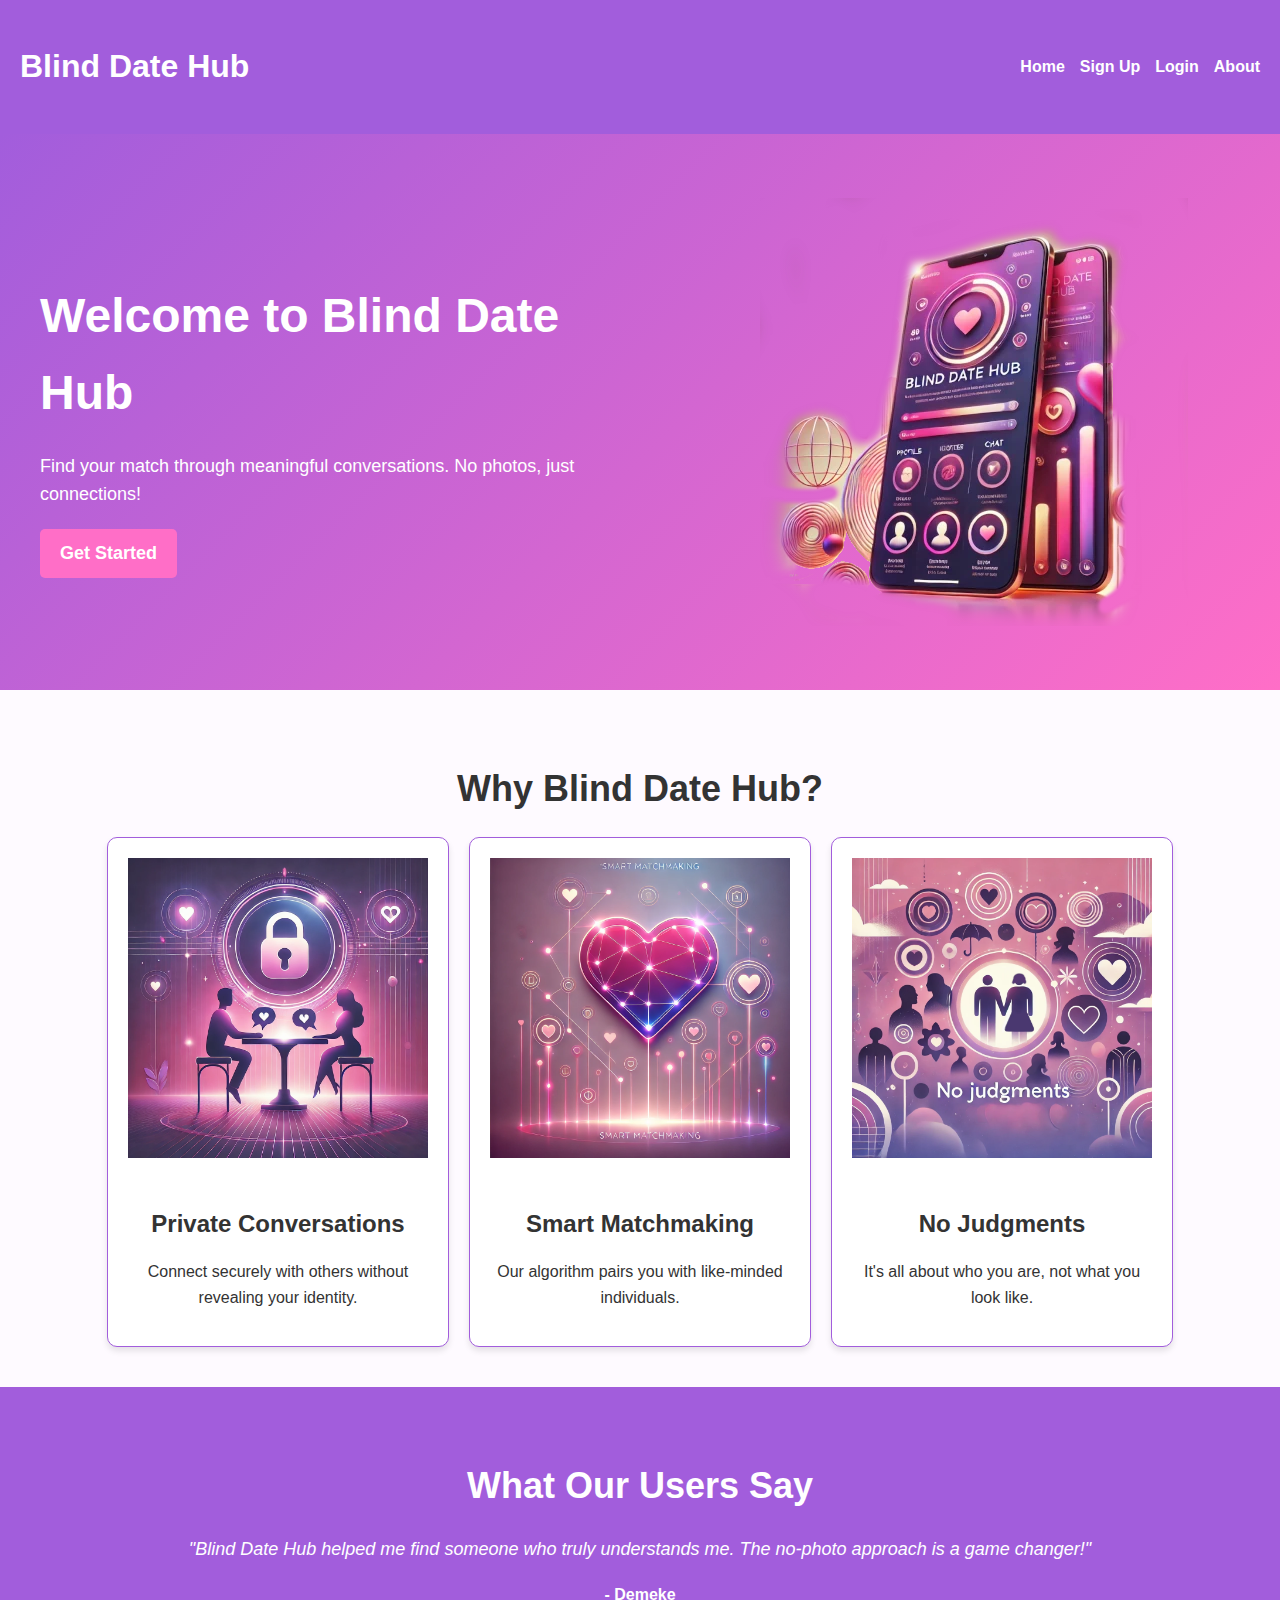
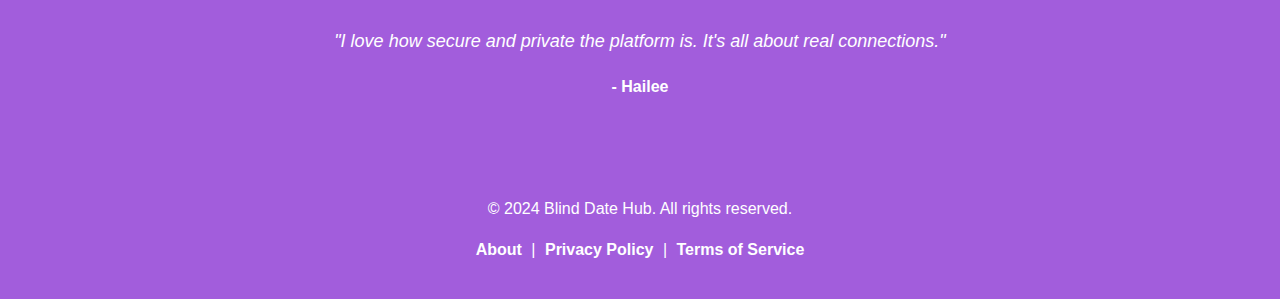
<file: Index.html>
<!DOCTYPE html>
<html lang="en">
<head>
    <meta charset="UTF-8">
    <meta name="viewport" content="width=device-width, initial-scale=1.0">
    <title>Blind Date Hub</title>
    <link rel="stylesheet" href="css/style.css">
</head>
<body>

    <!-- Header -->
    <header>
        <div class="logo">
            <h1 ><a href="index.html" id="Blind" aria-label="Go to Blind Date Hub Home">Blind Date Hub</a></h1>
        </div><!-- where is it -->
        <nav>
            <ul>
                <li><a href="index.html" aria-label="Go to Home">Home</a></li>
                <li><a href="signup.html" aria-label="Sign Up">Sign Up</a></li>
                <li><a href="login.html" aria-label="Login to your account">Login</a></li>
                <li><a href="about.html" aria-label="Learn How Blind Date Hub Works">About</a></li>
            </ul>
        </nav>
    </header>

    <!-- Main Content with 3 sections hero,fetures,testimonals -->
    <main>
        <section class="hero">
            <div class="hero-content">
                <h1>Welcome to Blind Date Hub</h1>
                <p>Find your match through meaningful conversations. No photos, just connections!</p>
                <a href="signup.html" class="cta-button">Get Started</a>
            </div>
            <div class="hero-image">
                <img src="images/hero-dating.webp" alt="Two phones" />
            </div>
        </section>

        <section class="features">
            <h2>Why Blind Date Hub?</h2>
            <div class="feature-cards">
                <div class="card">
                    <img src="images/feature1.webp" alt="Private Conversations" />
                    <h3>Private Conversations</h3>
                    <p>Connect securely with others without revealing your identity.</p>
                </div>
                <div class="card">
                    <img src="images/feature2.webp" alt="Smart Matchmaking" />
                    <h3>Smart Matchmaking</h3>
                    <p>Our algorithm pairs you with like-minded individuals.</p>
                </div>
                <div class="card">
                    <img src="images/feature3.webp" alt="No Judgments" />
                    <h3>No Judgments</h3>
                    <p>It's all about who you are, not what you look like.</p>
                </div>
            </div>
        </section>

        <section class="testimonials">
            <h2>What Our Users Say</h2>
            <div class="testimonial">
                <p>"Blind Date Hub helped me find someone who truly understands me. The no-photo approach is a game changer!"</p>
                <span>- Demeke</span>
            </div>
            <div class="testimonial">
                <p>"I love how secure and private the platform is. It's all about real connections."</p>
                <span>- Hailee</span>
            </div>
        </section>
    </main>

    <!-- Footer -->
    <footer>
        <p>&copy; 2024 Blind Date Hub. All rights reserved.</p>
        <p>
            <a href="about.html" aria-label="Learn more about us">About</a> | 
            <a href="privacyPolicy.html" aria-label="Read our Privacy Policy">Privacy Policy</a> | 
            <a href="terms.html" aria-label="Review our Terms of Service">Terms of Service</a>
        </p>
    </footer>

</body>
</html>
</file>
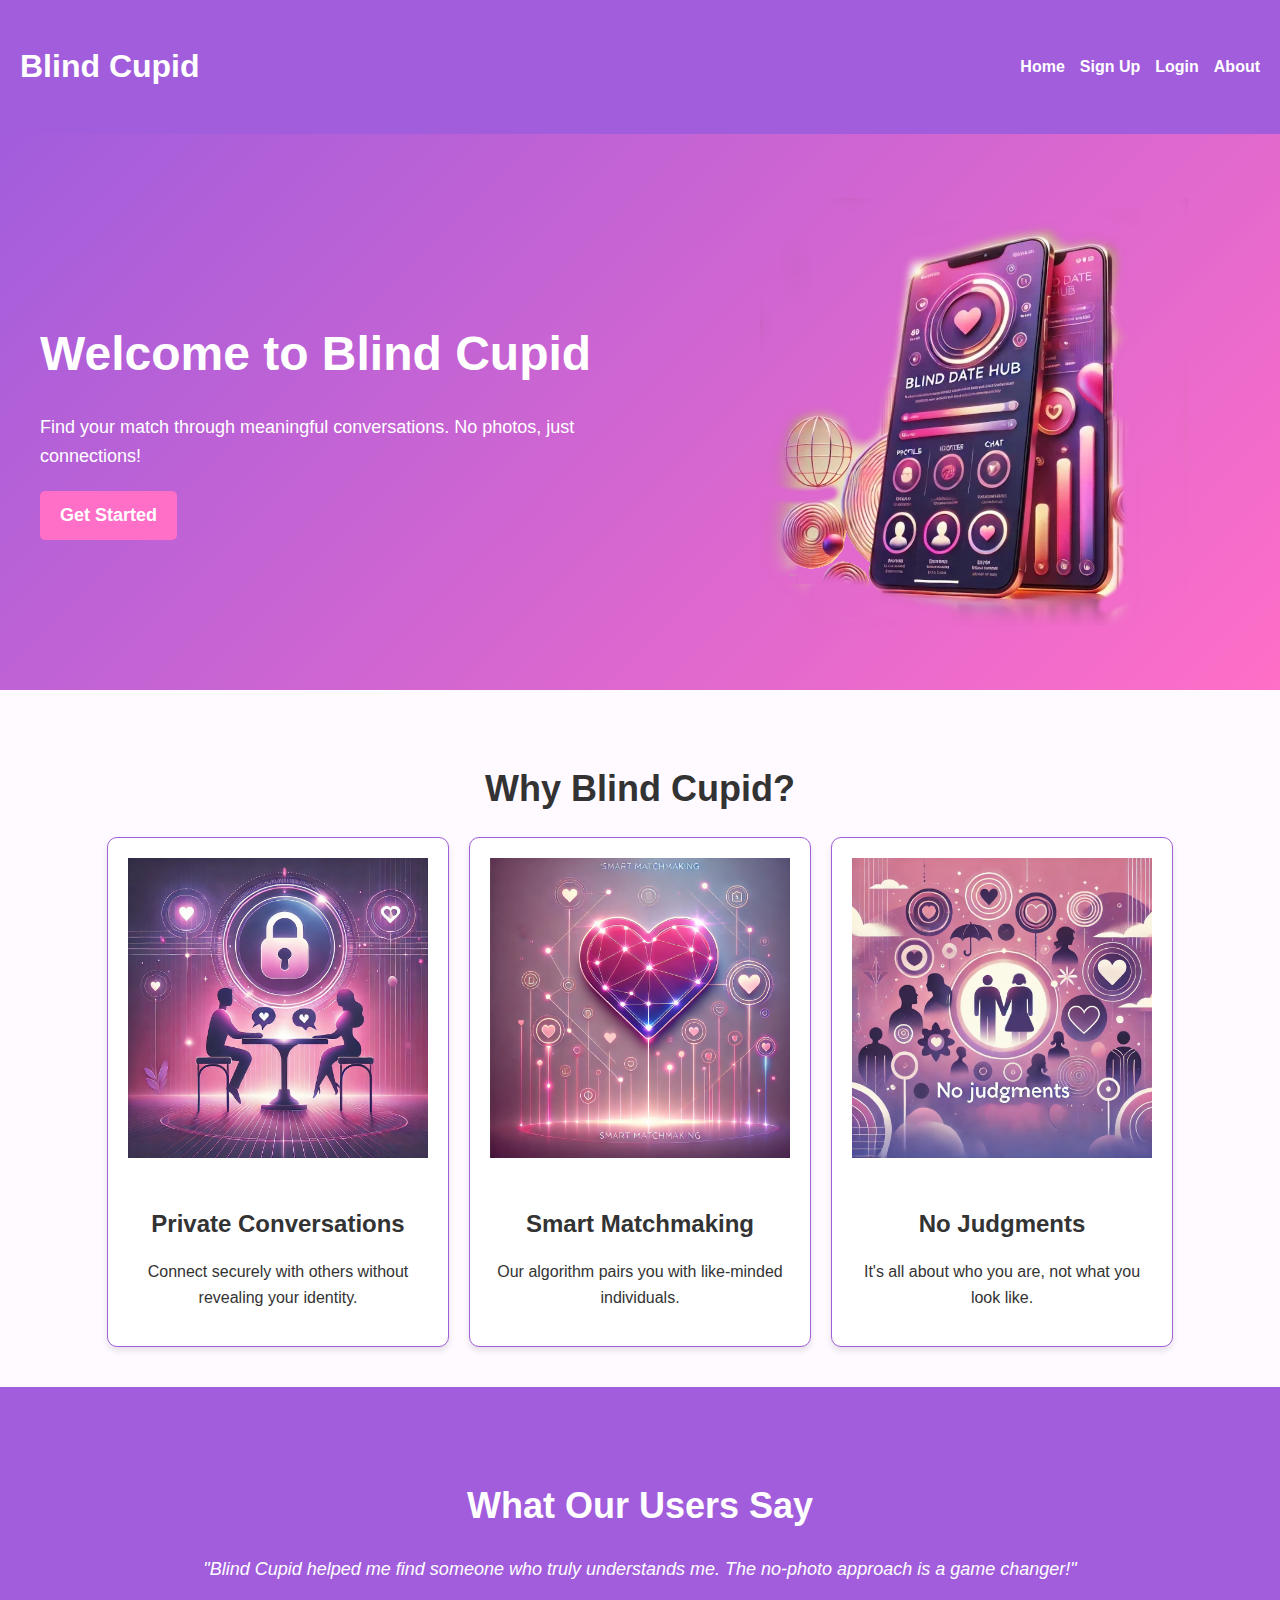
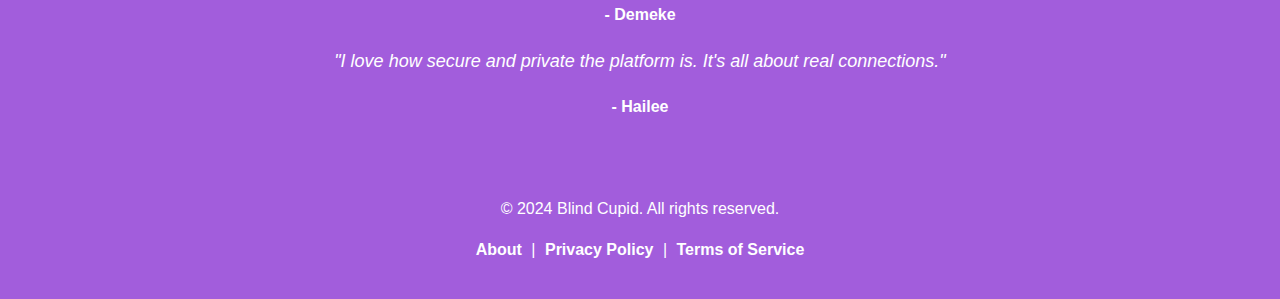
<file: index.html>
<!DOCTYPE html>
<html lang="en">
<head>
    <meta charset="UTF-8">
    <meta name="viewport" content="width=device-width, initial-scale=1.0">
<link rel="icon" type="image/png" href="images/logo.png">
    <title>Blind Cupid</title>
    <link rel="stylesheet" href="css/style.css">
</head>
<body>

    <!-- Header -->
    <header>
        <div class="logo">
            <h1 ><a href="index.html" id="Blind" aria-label="Go to Blind Cupid Home">Blind Cupid</a></h1>
        </div><!-- where is it -->
        <nav>
            <ul>
                <li><a href="index.html" aria-label="Go to Home">Home</a></li>
                <li><a href="signup.html" aria-label="Sign Up">Sign Up</a></li>
                <li><a href="login.html" aria-label="Login to your account">Login</a></li>
                <li><a href="about.html" aria-label="Learn How Blind Date Hub Works">About</a></li>
            </ul>
        </nav>
    </header>

    <!-- Main Content with 3 sections hero,fetures,testimonals -->
    <main>
        <section class="hero">
            <div class="hero-content">
                <h1>Welcome to Blind Cupid</h1>
                <p>Find your match through meaningful conversations. No photos, just connections!</p>
                <a href="signup.html" class="cta-button">Get Started</a>
            </div>
            <div class="hero-image">
                <img src="images/hero-dating.webp" alt="Two phones" />
            </div>
        </section>

        <section class="features">
            <h2>Why Blind Cupid?</h2>
            <div class="feature-cards">
                <div class="card">
                    <img src="images/feature1.webp" alt="Private Conversations" />
                    <h3>Private Conversations</h3>
                    <p>Connect securely with others without revealing your identity.</p>
                </div>
                <div class="card">
                    <img src="images/feature2.webp" alt="Smart Matchmaking" />
                    <h3>Smart Matchmaking</h3>
                    <p>Our algorithm pairs you with like-minded individuals.</p>
                </div>
                <div class="card">
                    <img src="images/feature3.webp" alt="No Judgments" />
                    <h3>No Judgments</h3>
                    <p>It's all about who you are, not what you look like.</p>
                </div>
            </div>
        </section>
   </main>
<!-- Footer -->
    <footer>
        <section class="testimonials">
            <h2>What Our Users Say</h2>
            <div class="testimonial">
                <p>"Blind Cupid helped me find someone who truly understands me. The no-photo approach is a game changer!"</p>
                <span>- Demeke</span>
            </div>
            <div class="testimonial">
                <p>"I love how secure and private the platform is. It's all about real connections."</p>
                <span>- Hailee</span>
            </div>
        </section>
    

    
        <p>&copy; 2024 Blind Cupid. All rights reserved.</p>
        <p>
            <a href="about.html" aria-label="Learn more about us">About</a> | 
            <a href="privacyPolicy.html" aria-label="Read our Privacy Policy">Privacy Policy</a> | 
            <a href="terms.html" aria-label="Review our Terms of Service">Terms of Service</a>
        </p>
    </footer>

</body>
</html>
</file>
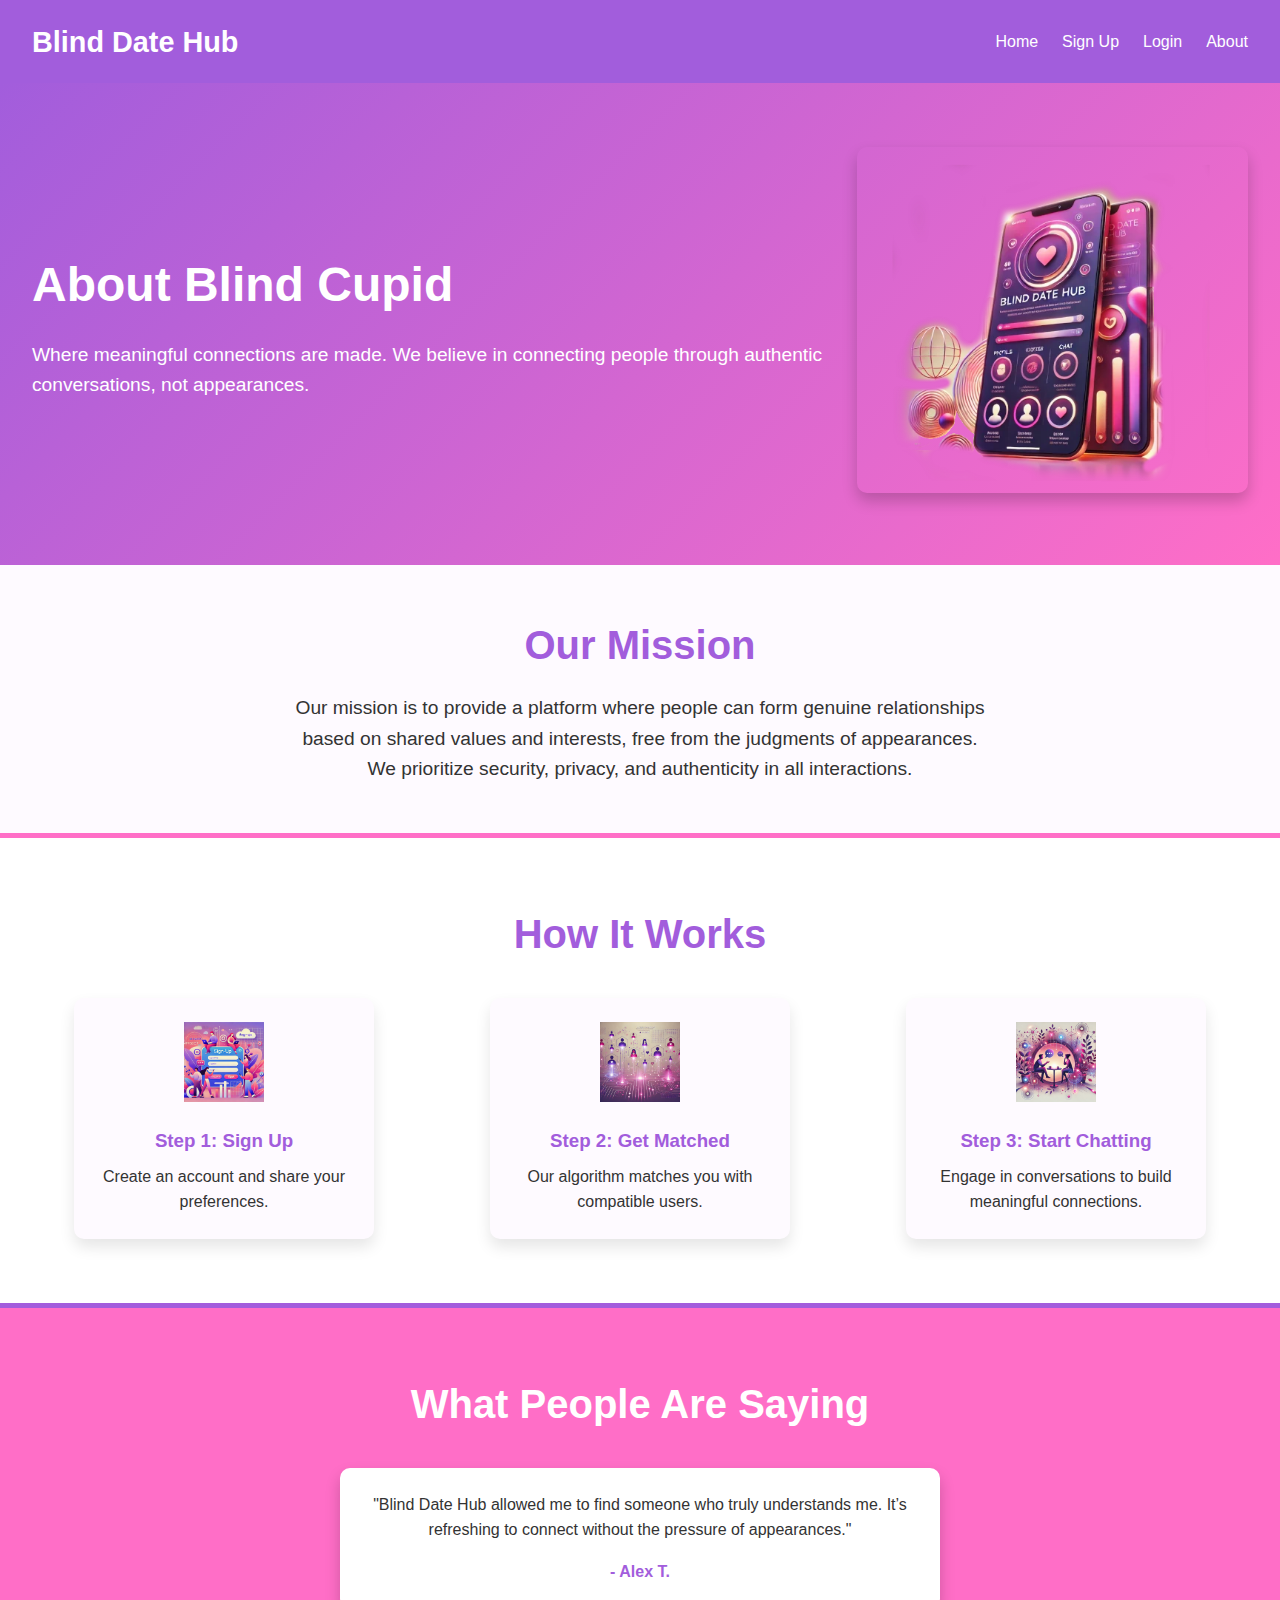
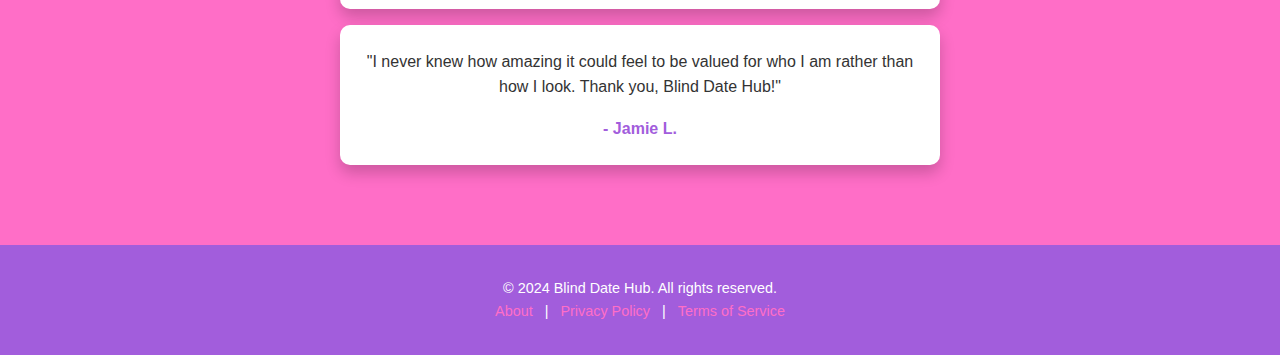
<file: about.html>
<!DOCTYPE html>
<html lang="en">
<head>
    <meta charset="UTF-8">
    <meta name="viewport" content="width=device-width, initial-scale=1.0">
    <title>About Us - Blind Cupid</title>
    <link rel="stylesheet" href="css/about.css">
    <link rel="icon" type="image/png" href="images/logo.png">
</head>
<body>

    <!-- Header -->
    <header>
        <div class="logo">
            <h1><a href="index.html" aria-label="Go to Blind Date Hub Home">Blind Date Hub</a></h1>
        </div>
        <nav>
            <ul>
                <li><a href="index.html" aria-label="Go to Home">Home</a></li>
                <li><a href="signup.html" aria-label="Sign Up">Sign Up</a></li>
                <li><a href="login.html" aria-label="Login to your account">Login</a></li>
                <li><a href="about.html" aria-label="Learn More About Us">About</a></li>
            </ul>
        </nav>
    </header>

    <!-- Main Content -->
    <main>
        <section class="about-hero">
            <div class="about-content">
                <h1>About Blind Cupid</h1>
                <p>Where meaningful connections are made. We believe in connecting people through authentic conversations, not appearances.</p>
            </div>
            <div class="about-image">
                <img src="images/hero-dating.webp" alt="Illustration of people connecting" />
            </div>
        </section>

        <section class="mission">
            <h2>Our Mission</h2>
            <p>Our mission is to provide a platform where people can form genuine relationships based on shared values and interests, free from the judgments of appearances. We prioritize security, privacy, and authenticity in all interactions.</p>
        </section>

        <section class="how-it-works">
            <h2>How It Works</h2>
            <div class="steps">
                <div class="step">
                    <img src="images/step1.webp" alt="Sign Up Illustration" />
                    <h3>Step 1: Sign Up</h3>
                    <p>Create an account and share your preferences.</p>
                </div>
                <div class="step">
                    <img src="images/step2.webp" alt="Matching Illustration" />
                    <h3>Step 2: Get Matched</h3>
                    <p>Our algorithm matches you with compatible users.</p>
                </div>
                <div class="step">
                    <img src="images/step3.webp" alt="Conversation Illustration" />
                    <h3>Step 3: Start Chatting</h3>
                    <p>Engage in conversations to build meaningful connections.</p>
                </div>
            </div>
        </section>

        <section class="testimonials">
            <h2>What People Are Saying</h2>
            <div class="testimonial">
                <p>"Blind Date Hub allowed me to find someone who truly understands me. It’s refreshing to connect without the pressure of appearances."</p>
                <span>- Alex T.</span>
            </div>
            <div class="testimonial">
                <p>"I never knew how amazing it could feel to be valued for who I am rather than how I look. Thank you, Blind Date Hub!"</p>
                <span>- Jamie L.</span>
            </div>
        </section>
    </main>

    <!-- Footer -->
    <footer>
        <p>&copy; 2024 Blind Date Hub. All rights reserved.</p>
        <p>
            <a href="about.html">About</a> | 
            <a href="privacyPolicy.html">Privacy Policy</a> | 
            <a href="terms.html">Terms of Service</a>
        </p>
    </footer>

</body>
</html>
</file>
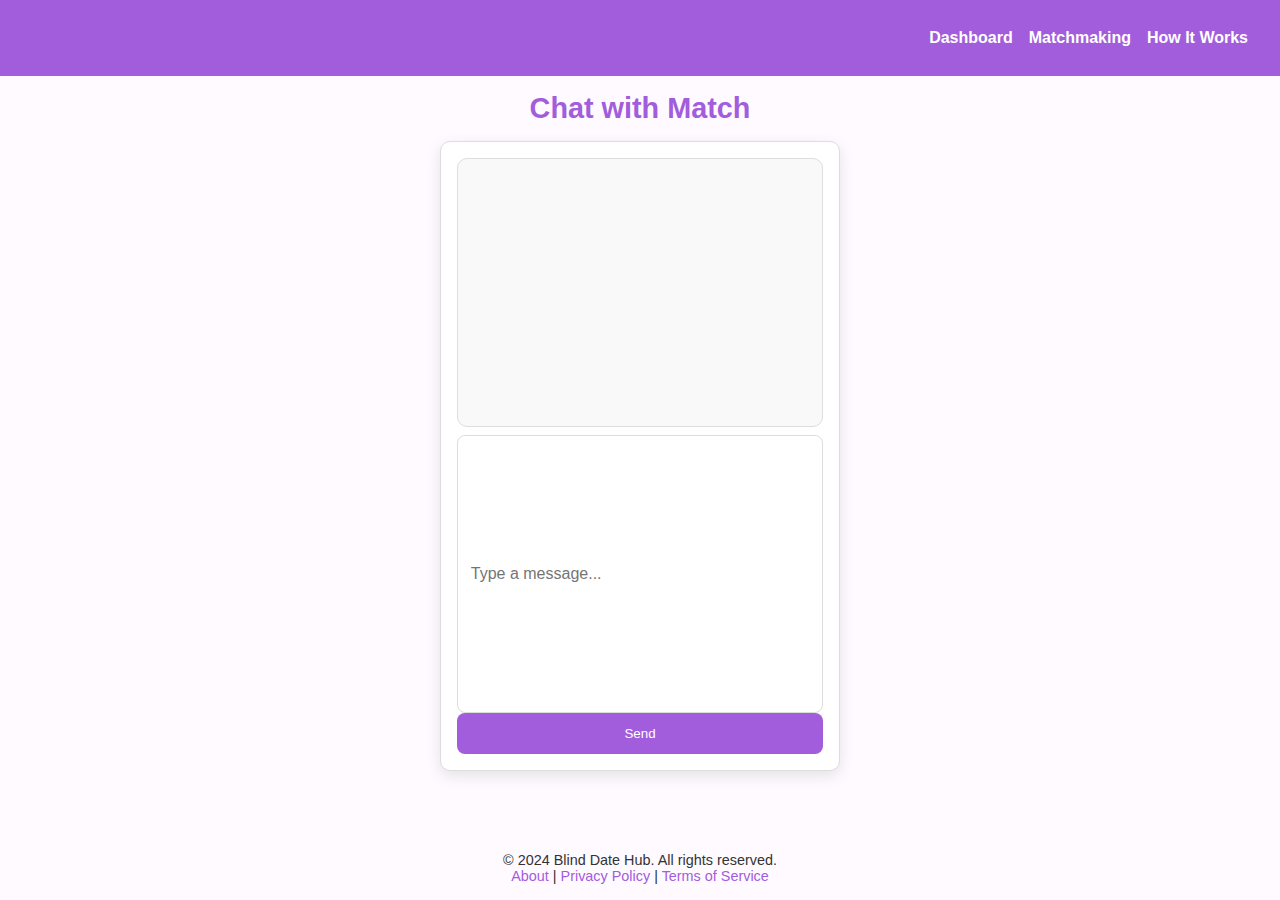
<file: chat.html>
<!DOCTYPE html>
<html lang="en">
<head>
    <meta charset="UTF-8">
    <meta name="viewport" content="width=device-width, initial-scale=1.0">
    <title>Chat - Blind Date Hub</title>
    <link rel="stylesheet" href="css/chat.css">
</head>
<body>

    <!-- Header -->
    <header>
        <div class="logo">
            <h1>Blind Date Hub</h1>
        </div>
        <nav>
            <ul>
            <li><a href="dashboard.html" aria-label="Go to Dashboard">Dashboard</a></li>
            <li><a href="matchmaking.html" aria-label="Start Matchmaking">Matchmaking</a></li>
           <li><a href="about.html" aria-label="Learn How Blind Date Hub Works">How It Works</a></li>
            </ul>
        </nav>
    </header>

    <!-- Main Content -->
    <main>
        <h1>Chat with Match</h1>
        <div class="chat-box">
            <div class="messages">
                <!-- Chat messages will go here -->
            </div>
            <input type="text" id="messageInput" placeholder="Type a message...">
            <button id="sendMessage">Send</button>
        </div>
    </main>

    <!-- Footer -->
    <footer>
        <p>&copy; 2024 Blind Date Hub. All rights reserved.</p>
        <p><a href="about.html">About</a> | <a href="privacyPolicy.html">Privacy Policy</a> | <a href="terms.html">Terms of Service</a></p>
    </footer>

</body>
</html>
</file>
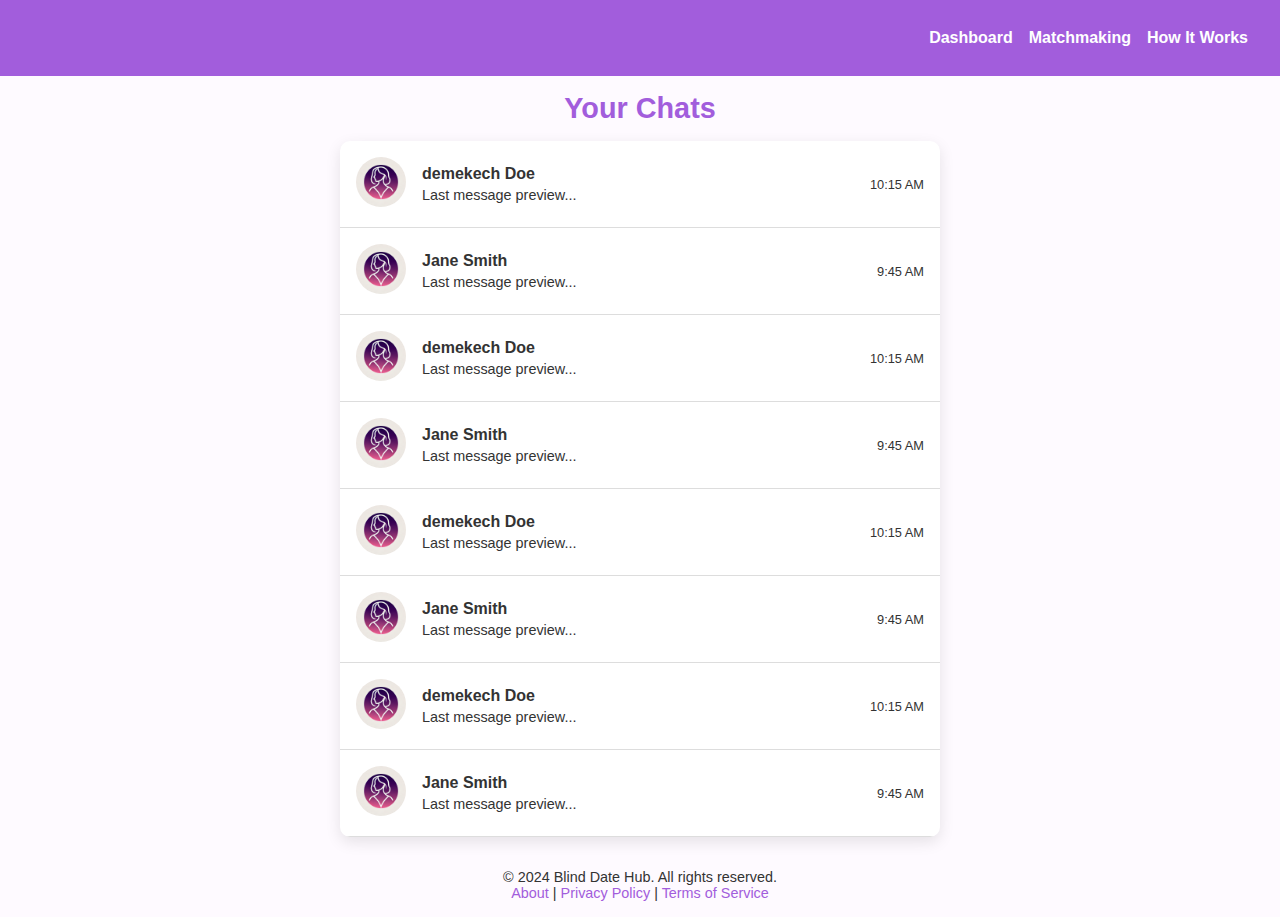
<file: chatlist.html>
<!DOCTYPE html>
<html lang="en">
<head>
    <meta charset="UTF-8">
    <meta name="viewport" content="width=device-width, initial-scale=1.0">
    <title>Chat List - Blind Date Hub</title>
    <link rel="stylesheet" href="css/chatlist.css">
    <link rel="icon" type="image/png" href="images/logo.png">

</head>
<body>

    <!-- Header -->
    <header>
        <div class="logo">
            <h1>Blind Date Hub</h1>
        </div>
        <nav>
            <ul>
                <li><a href="dashboard.html" aria-label="Go to Dashboard">Dashboard</a></li>
                <li><a href="matchmaking.html" aria-label="Start Matchmaking">Matchmaking</a></li>
                <li><a href="about.html" aria-label="Learn How Blind Date Hub Works">How It Works</a></li>
            </ul>
        </nav>
    </header>

    <!-- Main Content -->
    <main>
        <h1>Your Chats</h1>
        <section class="chat-list">
            <div class="chat-item">
                <div class="avatar"  onclick="location.href='chat.html'">
                    <img src="images/def.webp" alt="User Avatar">
                </div>
                <div class="chat-details">
                    <h3>demekech Doe</h3>
                    <p>Last message preview...</p>
                </div>
                <div class="chat-time">
                    <span>10:15 AM</span>
                </div>
            </div>
            <div class="chat-item">
                <div class="avatar"  onclick="location.href='chat.html'">
                    <img src="images/def.webp" alt="User Avatar">
                </div>
                <div class="chat-details">
                    <h3>Jane Smith</h3>
                    <p>Last message preview...</p>
                </div>
                <div class="chat-time">
                    <span>9:45 AM</span>
                </div>
            </div>
            <div class="chat-item">
                <div class="avatar"  onclick="location.href='chat.html'">
                    <img src="images/def.webp" alt="User Avatar">
                </div>
                <div class="chat-details">
                    <h3>demekech Doe</h3>
                    <p>Last message preview...</p>
                </div>
                <div class="chat-time">
                    <span>10:15 AM</span>
                </div>
            </div>
            <div class="chat-item">
                <div class="avatar"  onclick="location.href='chat.html'">
                    <img src="images/def.webp" alt="User Avatar">
                </div>
                <div class="chat-details">
                    <h3>Jane Smith</h3>
                    <p>Last message preview...</p>
                </div>
                <div class="chat-time">
                    <span>9:45 AM</span>
                </div>
            </div>
            <div class="chat-item">
                <div class="avatar"  onclick="location.href='chat.html'">
                    <img src="images/def.webp" alt="User Avatar">
                </div>
                <div class="chat-details">
                    <h3>demekech Doe</h3>
                    <p>Last message preview...</p>
                </div>
                <div class="chat-time">
                    <span>10:15 AM</span>
                </div>
            </div>
            <div class="chat-item">
                <div class="avatar"  onclick="location.href='chat.html'">
                    <img src="images/def.webp" alt="User Avatar">
                </div>
                <div class="chat-details">
                    <h3>Jane Smith</h3>
                    <p>Last message preview...</p>
                </div>
                <div class="chat-time">
                    <span>9:45 AM</span>
                </div>
            </div>
            <div class="chat-item">
                <div class="avatar"  onclick="location.href='chat.html'">
                    <img src="images/def.webp" alt="User Avatar">
                </div>
                <div class="chat-details">
                    <h3>demekech Doe</h3>
                    <p>Last message preview...</p>
                </div>
                <div class="chat-time">
                    <span>10:15 AM</span>
                </div>
            </div>
            <div class="chat-item">
                <div class="avatar"  onclick="location.href='chat.html'">
                    <img src="images/def.webp" alt="User Avatar">
                </div>
                <div class="chat-details">
                    <h3>Jane Smith</h3>
                    <p>Last message preview...</p>
                </div>
                <div class="chat-time">
                    <span>9:45 AM</span>
                </div>
            </div>
            <!-- Repeat chat items as necessary -->
        </section>
    </main>

    <!-- Footer -->
    <footer>
        <p>&copy; 2024 Blind Date Hub. All rights reserved.</p>
        <p><a href="about.html">About</a> | <a href="privacyPolicy.html">Privacy Policy</a> | <a href="terms.html">Terms of Service</a></p>
    </footer>

</body>
</html>
</file>
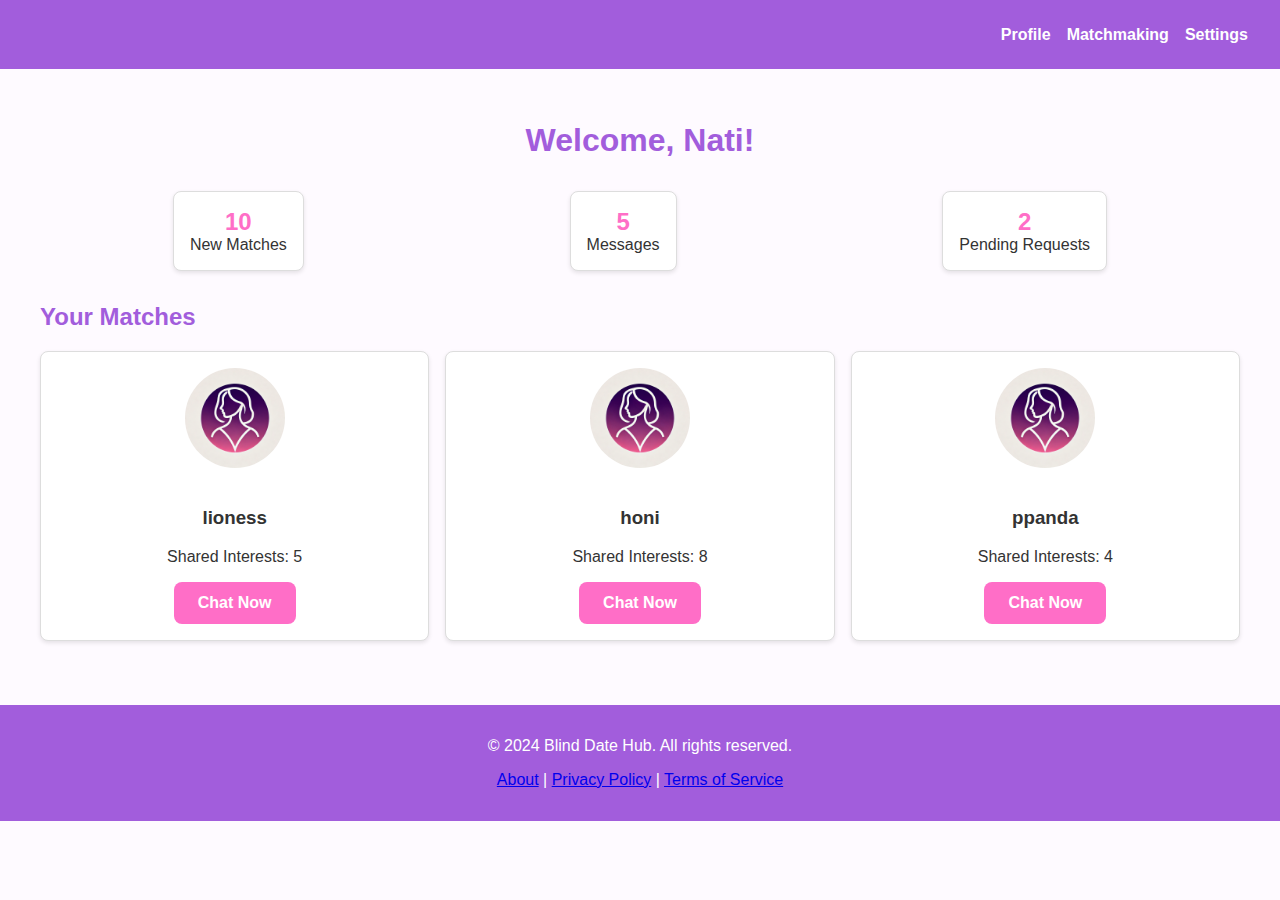
<file: dashboard.html>
<!DOCTYPE html>
<html lang="en">
<head>
    <meta charset="UTF-8">
    <meta name="viewport" content="width=device-width, initial-scale=1.0">
    <title>Dashboard - Blind Date Hub</title>
    <link rel="stylesheet" href="css/dash.css">
</head>
<body>

    <!-- Header -->
    <header>
        <div class="logo">
            <h1>Blind Date Hub</h1>
        </div>
        <nav>
            <ul>

    <li><a href="profile.html" aria-label="View your Profile">Profile</a></li>
                <li><a href="matchmaking.html" aria-label="Start Matchmaking">Matchmaking</a></li>
                <li><a href="settings.html" aria-label="Go to Settings">Settings</a></li>
           </ul>
        </nav>
    </header>

    <!-- Main Content -->
    <main>
        <h1>Welcome, Nati!</h1>
        
        <!-- Statistics Section -->
        <section class="stats">
            <div class="stat-box">
                <h3>10</h3>
                <p>New Matches</p>
            </div>
            <div class="stat-box">
                <h3>5</h3>
                <p>Messages</p>
            </div>
            <div class="stat-box">
                <h3>2</h3>
                <p>Pending Requests</p>
            </div>
        </section>

        <!-- Matches Section -->
        <h2>Your Matches</h2>
        <div class="matches">
            <div class="match-card">
                <img src="images/def.webp" alt="Profile Picture of Match">
                <h3>lioness </h3>
                <p>Shared Interests: 5</p>
                <a href="chat.html" class="cta-button">Chat Now</a>
            </div>
            <div class="match-card">
                <img src="images/def.webp" alt="Profile Picture of Match">
                <h3>honi</h3>
                <p>Shared Interests: 8</p>
                <a href="chat.html" class="cta-button">Chat Now</a>
            </div>
            <div class="match-card">
                <img src="images/def.webp" alt="Profile Picture of Match">
                <h3>ppanda</h3>
                <p>Shared Interests: 4</p>
                <a href="chat.html" class="cta-button">Chat Now</a>
            </div>
        </div>
    </main>

    <!-- Footer -->
    <footer>
        <p>&copy; 2024 Blind Date Hub. All rights reserved.</p>
        <p><a href="about.html">About</a> | <a href="privacyPolicy.html">Privacy Policy</a> | <a href="terms.html">Terms of Service</a></p>
    </footer>

</body>
</html>
</file>
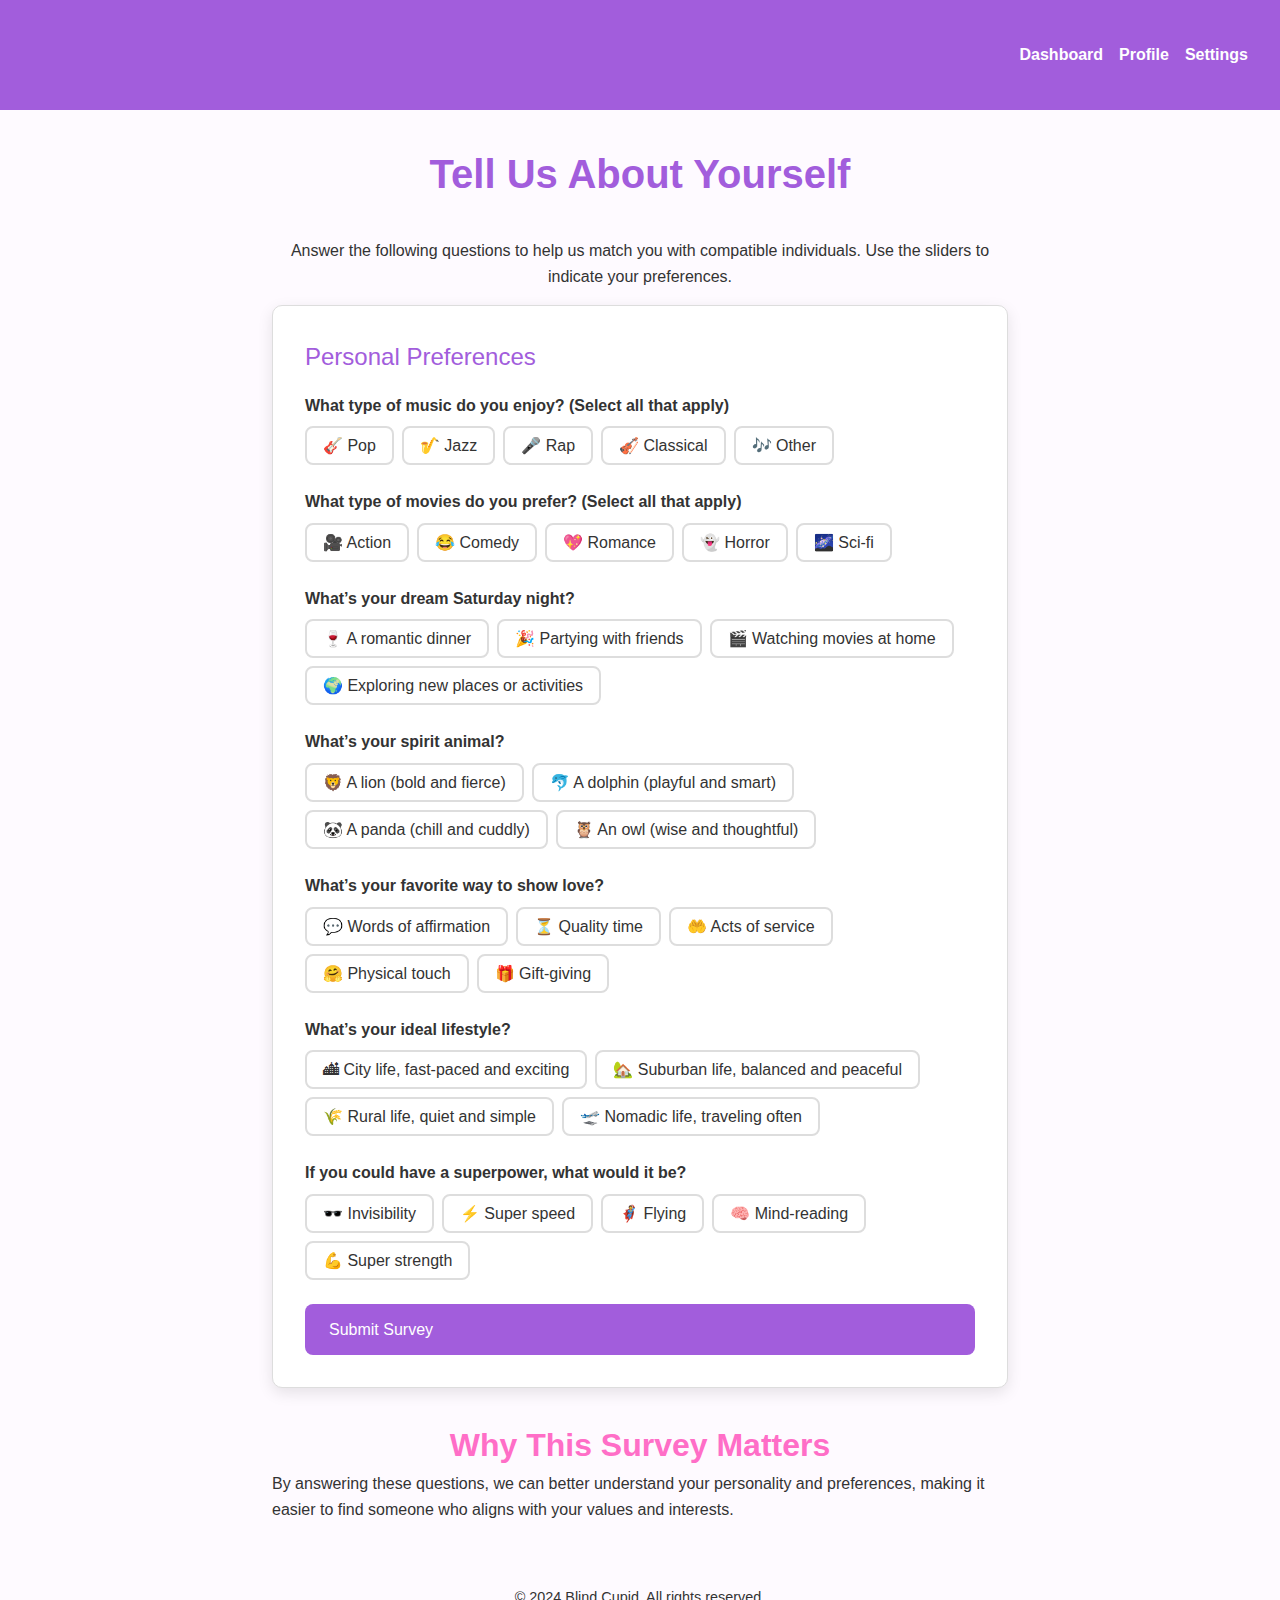
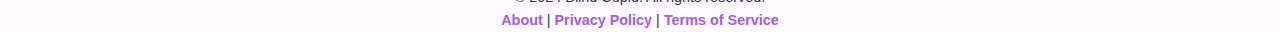
<file: interest.html>
<!DOCTYPE html>
<html lang="en">
<head>
    <meta charset="UTF-8">
    <meta name="viewport" content="width=device-width, initial-scale=1.0">
    <title>Interest Survey - Blind Cupid</title>
    <link rel="stylesheet" href="css/interest.css">
    <link rel="icon" type="image/png" href="images/logo.png">

</head>
<body>

    <!-- Header Section -->
    <header>
        <div class="logo">
            <h1>Blind Cupid</h1>
        </div>
        <nav>
            <ul>
                <li><a href="dashboard.html" aria-label="Go to Dashboard">Dashboard</a></li>
                <li><a href="profile.html" aria-label="View your Profile">Profile</a></li>
                <li><a href="settings.html" aria-label="Go to Settings">Settings</a></li>
            </ul>
        </nav>
    </header>

    <!-- Main Content Section -->
    <main>
        <h1>Tell Us About Yourself</h1>
        <p class="description">Answer the following questions to help us match you with compatible individuals. Use the sliders to indicate your preferences.</p>

        <!-- Survey Form -->
        <form>
            <fieldset>
                <legend>Personal Preferences</legend>

                <!-- Music Preference Question -->
                <div class="question-group">
                    <label>What type of music do you enjoy? (Select all that apply)</label>
                    <div class="emoji-selection">
                        <button type="button" class="emoji-option">🎸 Pop</button>
                        <button type="button" class="emoji-option">🎷 Jazz</button>
                        <button type="button" class="emoji-option">🎤 Rap</button>
                        <button type="button" class="emoji-option">🎻 Classical</button>
                        <button type="button" class="emoji-option">🎶 Other</button>
                    </div>
                </div>

                <!-- Movie Preference Question -->
                <div class="question-group">
                    <label>What type of movies do you prefer? (Select all that apply)</label>
                    <div class="emoji-selection">
                        <button type="button" class="emoji-option">🎥 Action</button>
                        <button type="button" class="emoji-option">😂 Comedy</button>
                        <button type="button" class="emoji-option">💖 Romance</button>
                        <button type="button" class="emoji-option">👻 Horror</button>
                        <button type="button" class="emoji-option">🌌 Sci-fi</button>
                    </div>
                </div>

                <!-- Dream Saturday Night Question -->
                <div class="question-group">
                    <label>What’s your dream Saturday night?</label>
                    <div class="emoji-selection">
                        <button type="button" class="emoji-option">🍷 A romantic dinner</button>
                        <button type="button" class="emoji-option">🎉 Partying with friends</button>
                        <button type="button" class="emoji-option">🎬 Watching movies at home</button>
                        <button type="button" class="emoji-option">🌍 Exploring new places or activities</button>
                    </div>
                </div>

                <!-- Spirit Animal Question -->
                <div class="question-group">
                    <label>What’s your spirit animal?</label>
                    <div class="emoji-selection">
                        <button type="button" class="emoji-option">🦁 A lion (bold and fierce)</button>
                        <button type="button" class="emoji-option">🐬 A dolphin (playful and smart)</button>
                        <button type="button" class="emoji-option">🐼 A panda (chill and cuddly)</button>
                        <button type="button" class="emoji-option">🦉 An owl (wise and thoughtful)</button>
                    </div>
                </div>

                <!-- Love Language Question -->
                <div class="question-group">
                    <label>What’s your favorite way to show love?</label>
                    <div class="emoji-selection">
                        <button type="button" class="emoji-option">💬 Words of affirmation</button>
                        <button type="button" class="emoji-option">⏳ Quality time</button>
                        <button type="button" class="emoji-option">🤲 Acts of service</button>
                        <button type="button" class="emoji-option">🤗 Physical touch</button>
                        <button type="button" class="emoji-option">🎁 Gift-giving</button>
                    </div>
                </div>

                <!-- Ideal Lifestyle Question -->
                <div class="question-group">
                    <label>What’s your ideal lifestyle?</label>
                    <div class="emoji-selection">
                        <button type="button" class="emoji-option">🏙 City life, fast-paced and exciting</button>
                        <button type="button" class="emoji-option">🏡 Suburban life, balanced and peaceful</button>
                        <button type="button" class="emoji-option">🌾 Rural life, quiet and simple</button>
                        <button type="button" class="emoji-option">🛫 Nomadic life, traveling often</button>
                    </div>
                </div>

                <!-- Superpower Question -->
                <div class="question-group">
                    <label>If you could have a superpower, what would it be?</label>
                    <div class="emoji-selection">
                        <button type="button" class="emoji-option">🕶️ Invisibility</button>
                        <button type="button" class="emoji-option">⚡ Super speed</button>
                        <button type="button" class="emoji-option">🦸 Flying</button>
                        <button type="button" class="emoji-option">🧠 Mind-reading</button>
                        <button type="button" class="emoji-option">💪 Super strength</button>
                    </div>
                </div>

                <!-- Submit Button -->
                <p onclick="location.href='dashboard.html'">Submit Survey</p>
            </fieldset>
        </form>

        <!-- Info Section -->
        <h2>Why This Survey Matters</h2>
        <p class="info">By answering these questions, we can better understand your personality and preferences, making it easier to find someone who aligns with your values and interests.</p>

    </main>

    <!-- Footer Section -->
    <footer>
        <p>&copy; 2024 Blind Cupid. All rights reserved.</p>
        <p><a href="about.html">About</a> | <a href="privacyPolicy.html">Privacy Policy</a> | <a href="terms.html">Terms of Service</a></p>
    </footer>

    <!-- JavaScript for Emoji Selection -->
    <script>
        document.querySelectorAll('.emoji-option').forEach(button => {
            button.addEventListener('click', () => {
                button.classList.toggle('active');
            });
        });


    </script>

</body>
</html>
</file>
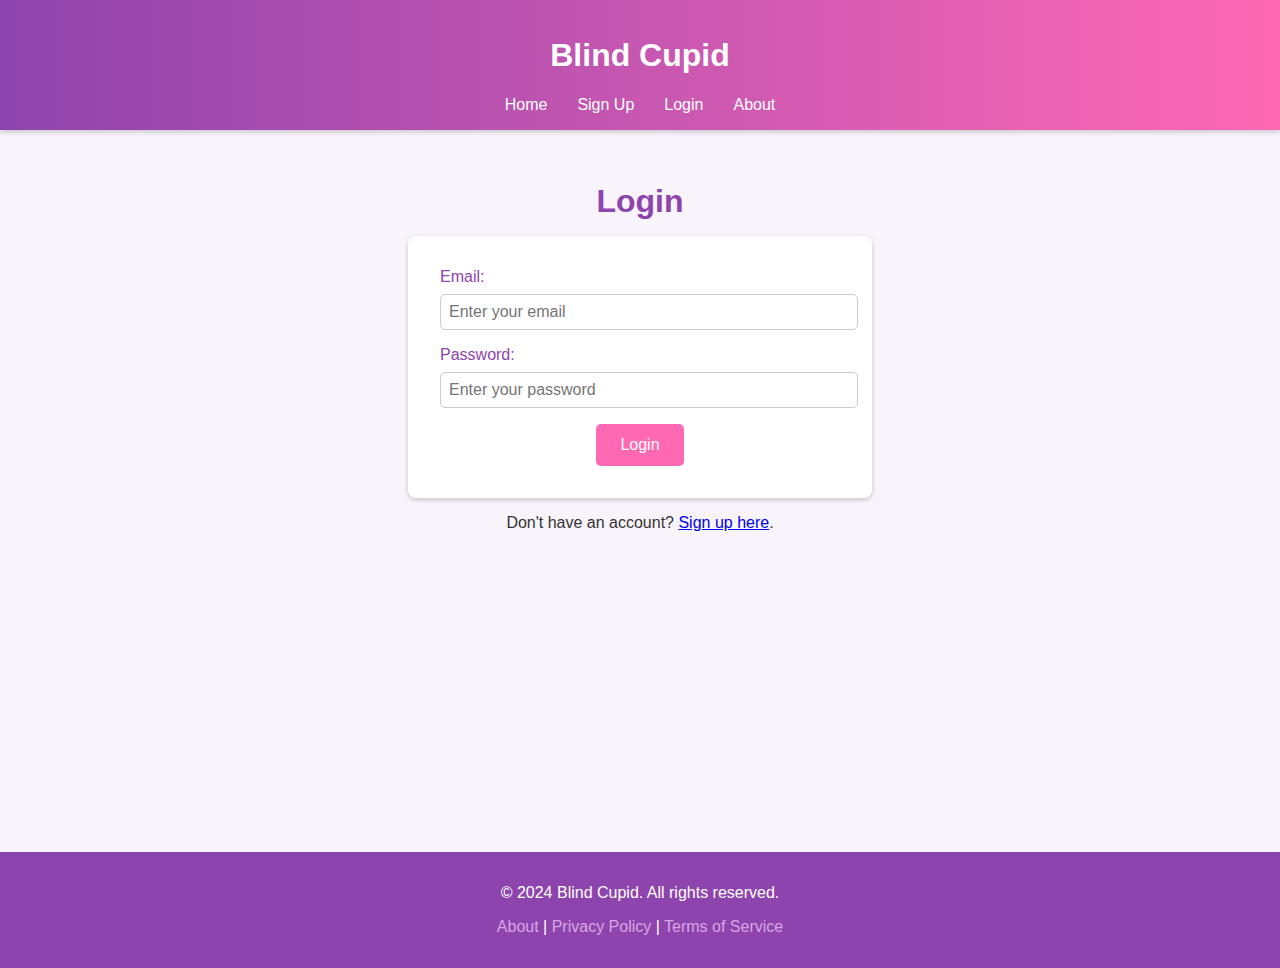
<file: login.html>
<!DOCTYPE html>
<html lang="en">
<head>
    <meta charset="UTF-8">
    <meta name="viewport" content="width=device-width, initial-scale=1.0">
    <title>Login - Blind Cupid</title>
    <link rel="stylesheet" href="css/login.css">
    <link rel="icon" type="image/png" href="images/logo.png">

</head>
<body>

    <!-- Header -->
    <header>
        <div class="logo">
            <h1>Blind Cupid</h1>
        </div>
        <nav>
            <ul>
                <li><a href="index.html" aria-label="Go to Home">Home</a></li>
                <li><a href="signup.html" aria-label="Sign Up">Sign Up</a></li>
                <li><a href="login.html" aria-label="Login">Login</a></li>
                <li><a href="about.html" aria-label="Learn About Us">About</a></li>
            </ul>
        </nav>
    </header>

    <!-- Main Content -->
    <main>
        <h1>Login</h1>
        <form action="#">
            <label for="email">Email:</label>
            <input type="email" id="email" name="email" placeholder="Enter your email" required>

            <label for="password">Password:</label>
            <input type="password" id="password" name="password" placeholder="Enter your password" required>

            <button onclick="location.href='interest.html'" type="submit">Login</button>
        </form>
        <p>Don't have an account? <a href="signup.html">Sign up here</a>.</p>
    </main>

    <!-- Footer -->
    <footer>
        <p>&copy; 2024 Blind Cupid. All rights reserved.</p>
        <p><a href="about.html">About</a> | <a href="privacyPolicy.html">Privacy Policy</a> | <a href="terms.html">Terms of Service</a></p>
    </footer>

</body>
</html>
<!--body {
    display: flex;
    flex-direction: column;
    min-height: 100vh;
    margin: 0;
}
main {
    flex: 1;
} -->
</file>
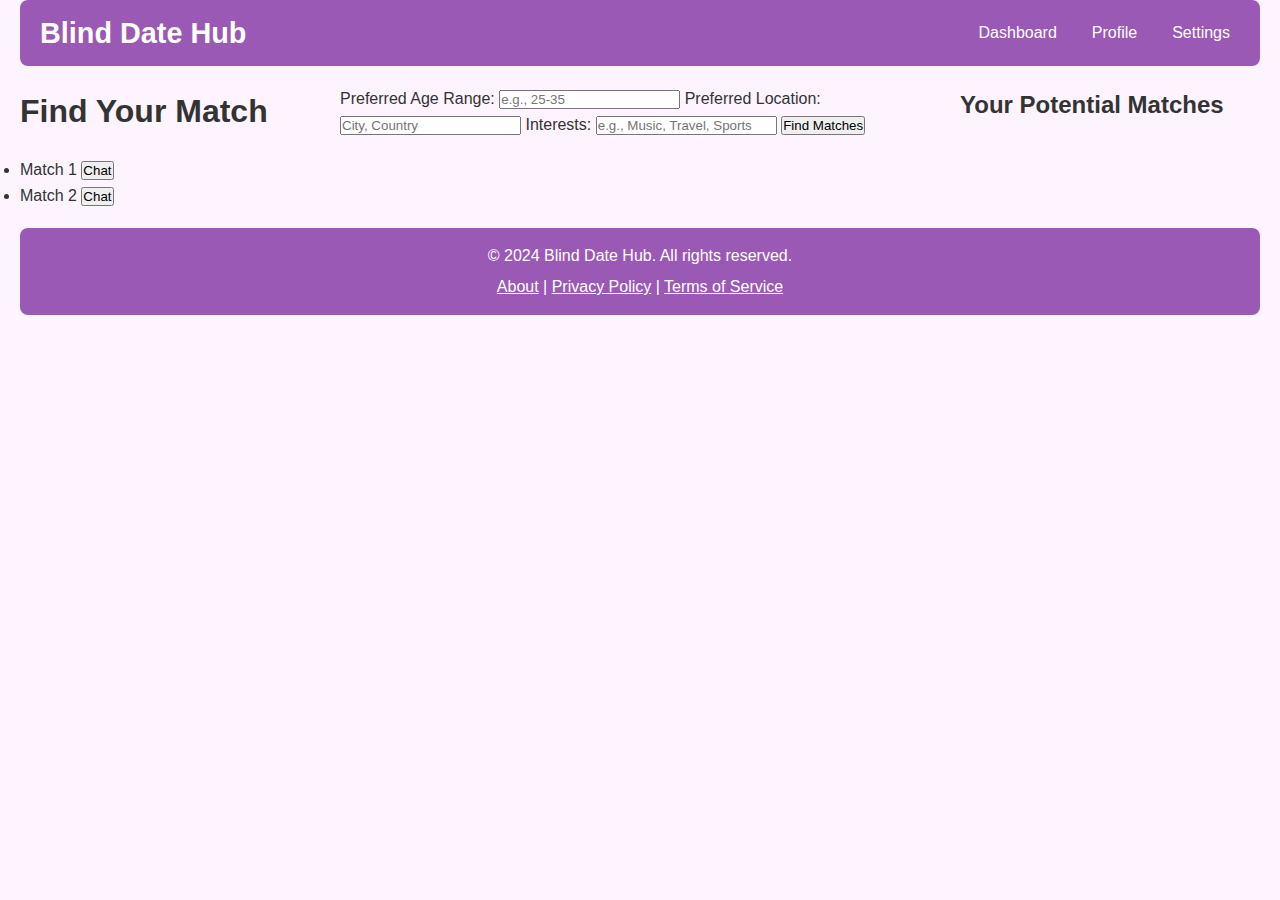
<file: matchMaking.html>
<!DOCTYPE html>
<html lang="en">
<head>
    <meta charset="UTF-8">
    <meta name="viewport" content="width=device-width, initial-scale=1.0">
    <title>Matchmaking - Blind Date Hub</title>
    <link rel="stylesheet" href="css/match.css">
</head>
<body>

    <!-- Header -->
    <header>
        <div class="logo">
            <h1>Blind Date Hub</h1>
        </div>
        <nav>
            <ul>
            <li><a href="dashboard.html" aria-label="Go to Dashboard">Dashboard</a></li>
                <li><a href="profile.html" aria-label="View your Profile">Profile</a></li>
           <li><a href="settings.html" aria-label="Go to Settings">Settings</a></li>
        </ul>
        </nav>
    </header>

    <!-- Main Content -->
    <main>
        <h1>Find Your Match</h1>
        <form>
            <label for="ageRange">Preferred Age Range:</label>
            <input type="text" id="ageRange" name="ageRange" placeholder="e.g., 25-35">
            
            <label for="location">Preferred Location:</label>
            <input type="text" id="location" name="location" placeholder="City, Country">
            
            <label for="interests">Interests:</label>
            <input type="text" id="interests" name="interests" placeholder="e.g., Music, Travel, Sports">
            
            <button type="submit">Find Matches</button>
        </form>

        <h2>Your Potential Matches</h2>
        <ul class="ul">
            <li>Match 1 <button onclick="location.href='chat.html'">Chat</button></li>
            <li>Match 2 <button onclick="location.href='chat.html'">Chat</button></li>
        </ul>
    </main>

    <!-- Footer -->
    <footer>
        <p>&copy; 2024 Blind Date Hub. All rights reserved.</p>
        <p><a href="about.html">About</a> | <a href="privacyPolicy.html">Privacy Policy</a> | <a href="terms.html">Terms of Service</a></p>
    </footer>

</body>
</html>
</file>
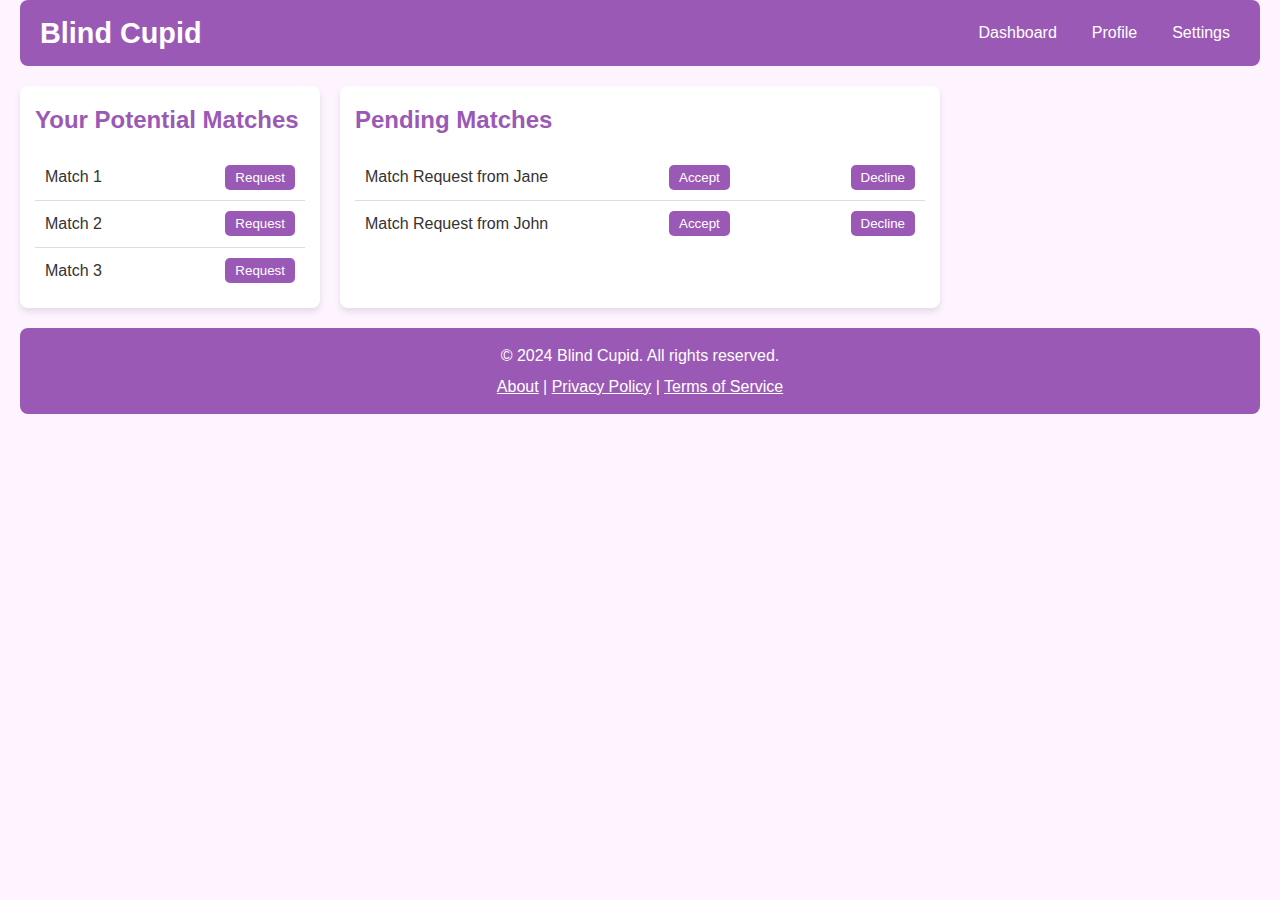
<file: matchmaking.html>
<!DOCTYPE html>
<html lang="en">
<head>
    <meta charset="UTF-8">
    <meta name="viewport" content="width=device-width, initial-scale=1.0">
    <title>Matchmaking - Blind Cupid</title>
    <link rel="stylesheet" href="css/match.css">
    <link rel="icon" type="image/png" href="images/logo.png">

</head>
<body>

     <!-- Header -->
    <header>
        <div class="logo">
            <h1>Blind Cupid</h1>
        </div>
        <nav>
            <ul>
                <li><a href="dashboard.html" aria-label="Go to Dashboard">Dashboard</a></li>
                <li><a href="profile.html" aria-label="View your Profile">Profile</a></li>
                <li><a href="settings.html" aria-label="Go to Settings">Settings</a></li>
            </ul>
        </nav>
    </header>

    <!-- Main Content -->
    <main>
        <section class="content">

            <!-- Potential Matches -->
            <section class="matches">
                <h2>Your Potential Matches</h2>
                <ul class="match-list">
                    <li>
                        <span>Match 1</span>
                        <button onclick="location.href='chat.html'">Request</button>
                    </li>
                    <li>
                        <span>Match 2</span>
                        <button onclick="location.href='chat.html'">Request</button>
                    </li>
                    <li>
                        <span>Match 3</span>
                        <button onclick="location.href='chat.html'">Request</button>
                    </li>
                </ul>
            </section>
        </section>

        <!-- Notifications Sidebar -->
        <aside class="notifications">
            <h2>Pending Matches</h2>
            <ul class="pending-list">
                <li>
                    Match Request from Jane <button>Accept</button> <button>Decline</button>
                </li>
                <li>
                    Match Request from John <button>Accept</button> <button>Decline</button>
                </li>
            </ul>
        </aside>
    </main>

    <!-- Footer -->
    <footer>
        <p>&copy; 2024 Blind Cupid. All rights reserved.</p>
        <p><a href="about.html">About</a> | <a href="privacyPolicy.html">Privacy Policy</a> | <a href="terms.html">Terms of Service</a></p>
    </footer>

</body>
</html>
</file>
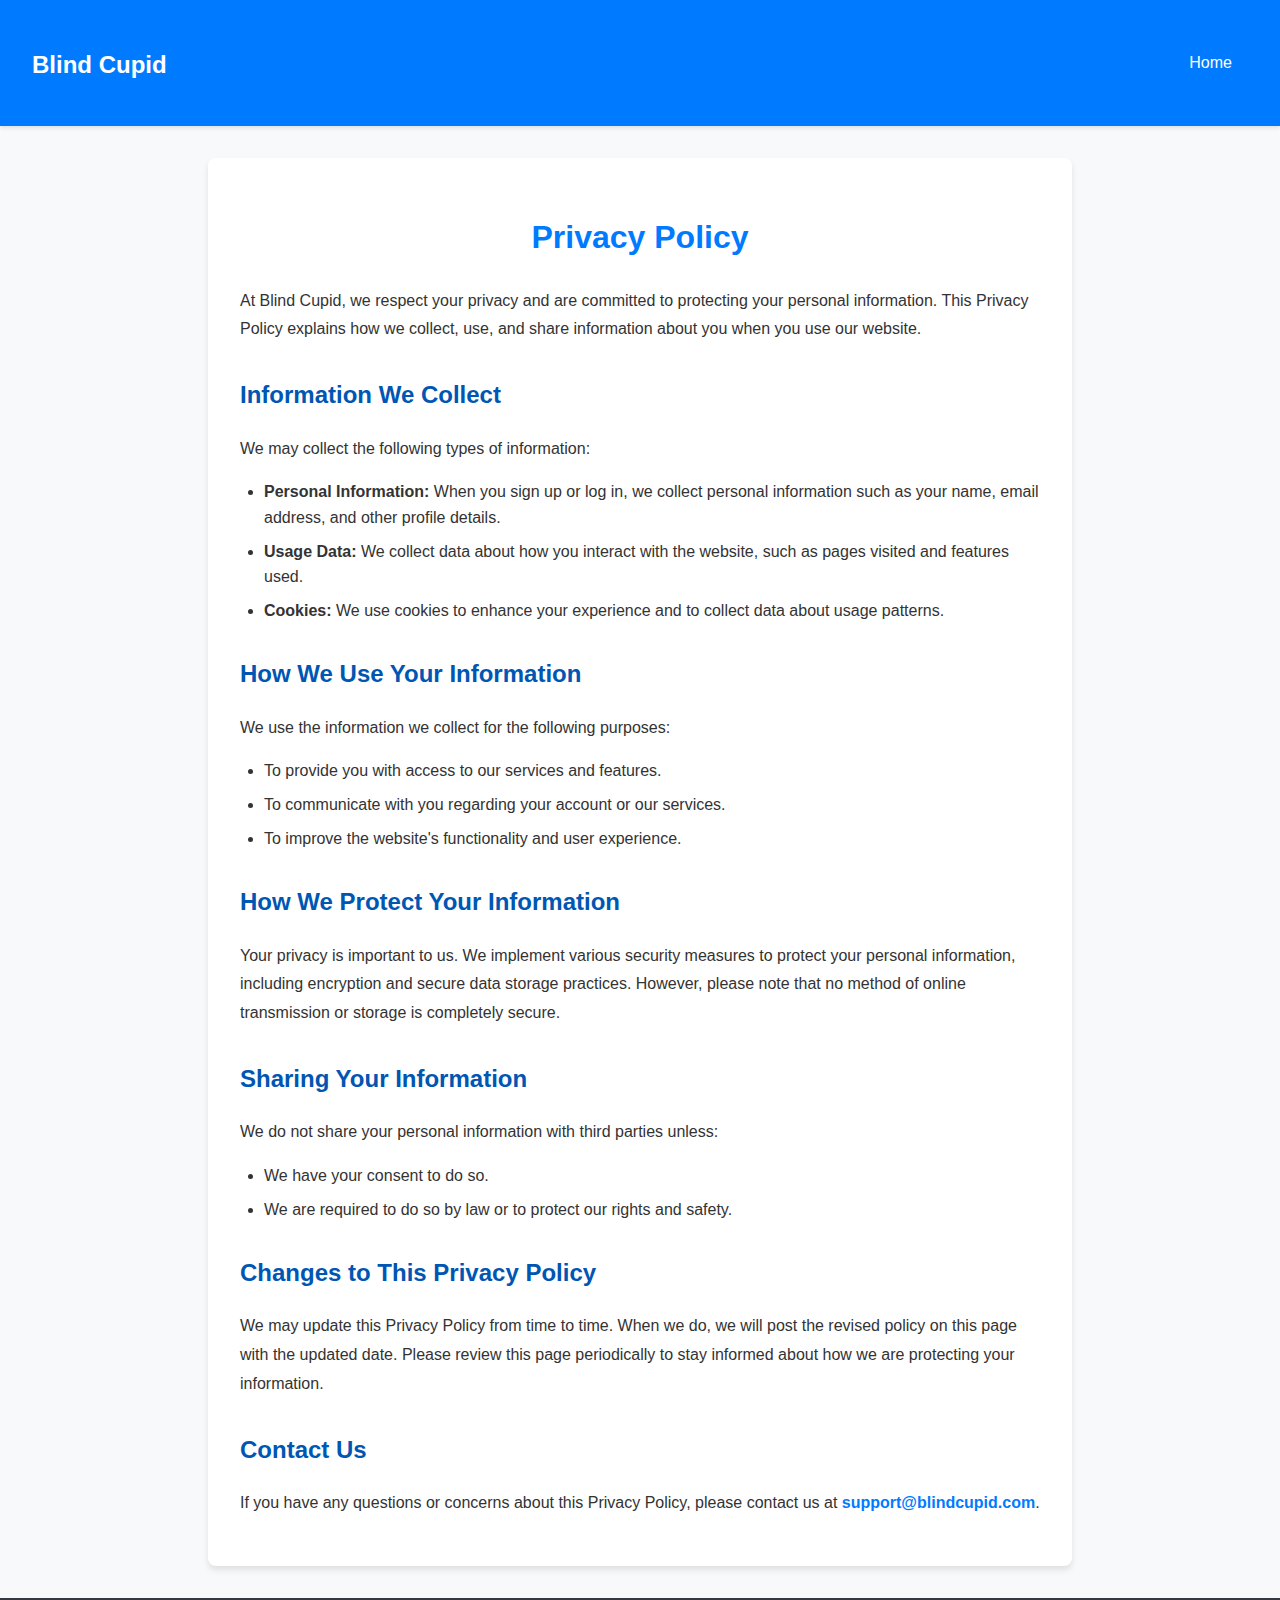
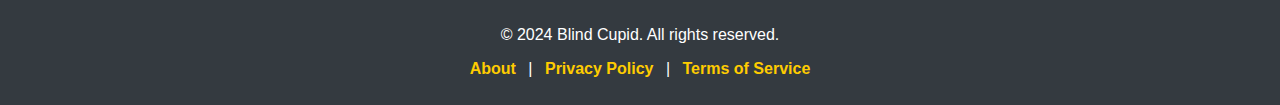
<file: privacyPolicy.html>
<!DOCTYPE html>
<html lang="en">
<head>
    <meta charset="UTF-8">
    <meta name="viewport" content="width=device-width, initial-scale=1.0">
    <title>Privacy Policy - Blind Cupid</title>
    <link rel="stylesheet" href="css/privacy.css">
    <link rel="icon" type="image/png" href="images/logo.png">

</head>
<body>

    <!-- Header -->
    <header>
        <div class="logo">
            <h1><a href="index.html" aria-label="Go to Blind Cupid Home">Blind Cupid</a></h1>
        </div>
        <nav>
            <ul>
                <li><a href="index.html" aria-label="Go to Home">Home</a></li>
       </ul>
        </nav>
    </header>

    <!-- Main Content -->
    <main>
        <h1>Privacy Policy</h1>
        
        <p>At Blind Cupid, we respect your privacy and are committed to protecting your personal information. This Privacy Policy explains how we collect, use, and share information about you when you use our website.</p>

        <h2>Information We Collect</h2>
        <p>We may collect the following types of information:</p>
        <ul>
            <li><strong>Personal Information:</strong> When you sign up or log in, we collect personal information such as your name, email address, and other profile details.</li>
            <li><strong>Usage Data:</strong> We collect data about how you interact with the website, such as pages visited and features used.</li>
            <li><strong>Cookies:</strong> We use cookies to enhance your experience and to collect data about usage patterns.</li>
        </ul>

        <h2>How We Use Your Information</h2>
        <p>We use the information we collect for the following purposes:</p>
        <ul>
            <li>To provide you with access to our services and features.</li>
            <li>To communicate with you regarding your account or our services.</li>
            <li>To improve the website's functionality and user experience.</li>
        </ul>

        <h2>How We Protect Your Information</h2>
        <p>Your privacy is important to us. We implement various security measures to protect your personal information, including encryption and secure data storage practices. However, please note that no method of online transmission or storage is completely secure.</p>

        <h2>Sharing Your Information</h2>
        <p>We do not share your personal information with third parties unless:</p>
        <ul>
            <li>We have your consent to do so.</li>
            <li>We are required to do so by law or to protect our rights and safety.</li>
        </ul>

        <h2>Changes to This Privacy Policy</h2>
        <p>We may update this Privacy Policy from time to time. When we do, we will post the revised policy on this page with the updated date. Please review this page periodically to stay informed about how we are protecting your information.</p>

        <h2>Contact Us</h2>
        <p>If you have any questions or concerns about this Privacy Policy, please contact us at <a href="mailto:support@blinddatehub.com">support@blindcupid.com</a>.</p>
    </main>

    <!-- Footer -->
    <footer>
        <p>&copy; 2024 Blind Cupid. All rights reserved.</p>
        <p>
            <a href="about.html" aria-label="Learn more about us">About</a> | 
            <a href="privacyPolicy.html" aria-label="Review our Privacy Policy">Privacy Policy</a> | 
            <a href="terms.html" aria-label="Review our Terms of Service">Terms of Service</a>
        </p>
    </footer>

</body>
</html>
</file>
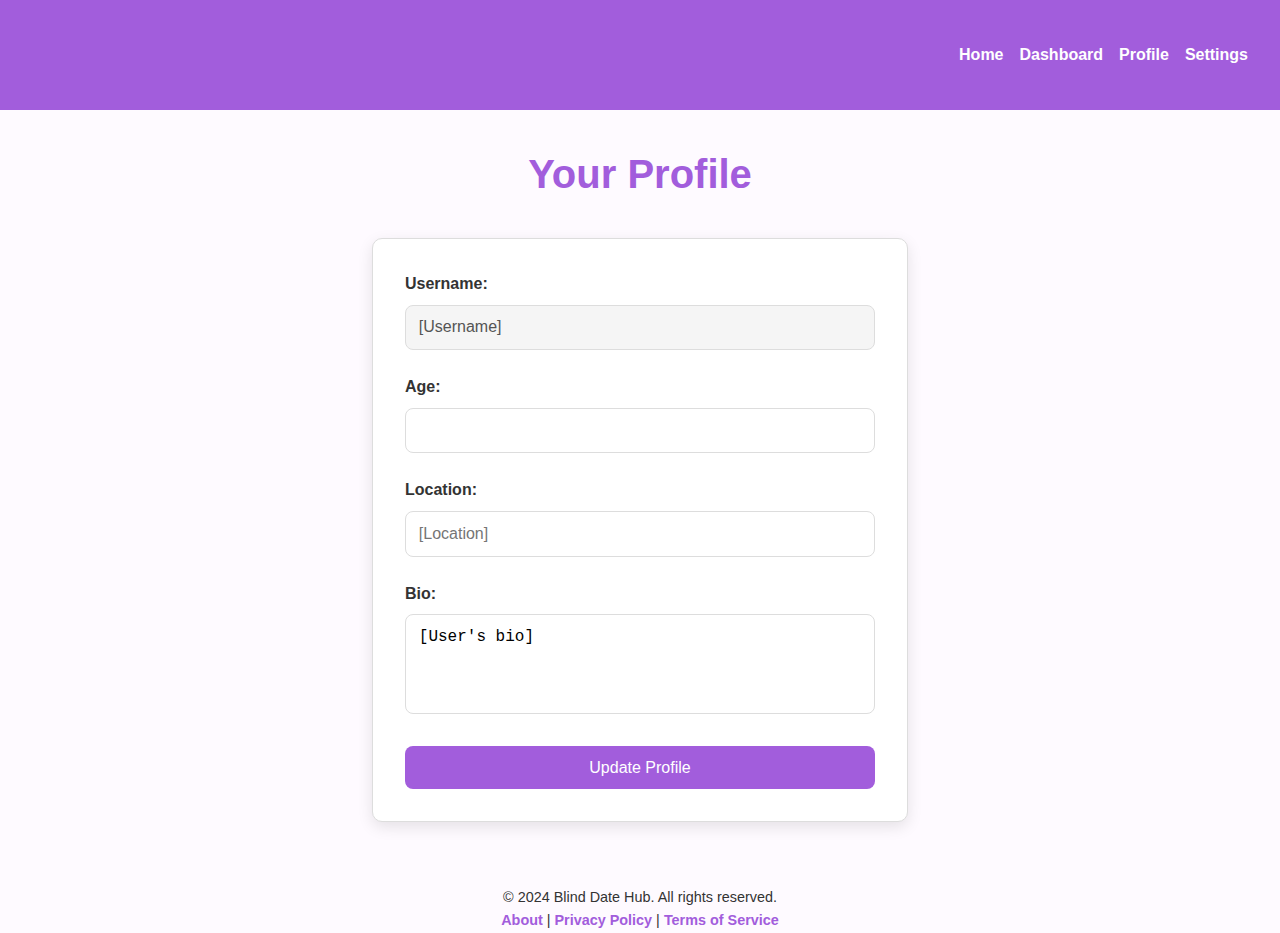
<file: profile.html>
<!DOCTYPE html>
<html lang="en">
<head>
    <meta charset="UTF-8">
    <meta name="viewport" content="width=device-width, initial-scale=1.0">
    <title>Profile - Blind Date Hub</title>
    <link rel="stylesheet" href="css/profile.css">
    <link rel="icon" type="image/png" href="images/logo.png">

</head>
<body>

    <!-- Header -->
    <header>
        <div class="logo">
            <h1>Blind Date Hub</h1>
        </div>
        <nav>
            <ul>
                <li><a href="index.html" aria-label="Go to Home">Home</a></li>
                <li><a href="dashboard.html" aria-label="Go to Dashboard">Dashboard</a></li>
                <li><a href="profile.html" aria-label="View your Profile">Profile</a></li>
                <li><a href="settings.html" aria-label="Go to Settings">Settings</a></li>
            </ul>
        </nav>
    </header>

    <!-- Main Content -->
    <main>
        <h1>Your Profile</h1>
        <form>
            <label for="username">Username:</label>
            <input type="text" id="username" name="username" value="[Username]" disabled>
            
            <label for="age">Age:</label>
            <input type="number" id="age" name="age" value="[Age]">
            
            <label for="location">Location:</label>
            <input type="text" id="location" name="location" Placeholder="[Location]">
            
            <label for="bio">Bio:</label>
            <textarea id="bio" name="bio">[User's bio]</textarea>
            
            <button type="submit">Update Profile</button>
        </form>
    </main>

    <!-- Footer -->
    <footer>
        <p>&copy; 2024 Blind Date Hub. All rights reserved.</p>
        <p><a href="about.html">About</a> | <a href="privacyPolicy.html">Privacy Policy</a> | <a href="terms.html">Terms of Service</a></p>
    </footer>

</body>
</html>
</file>
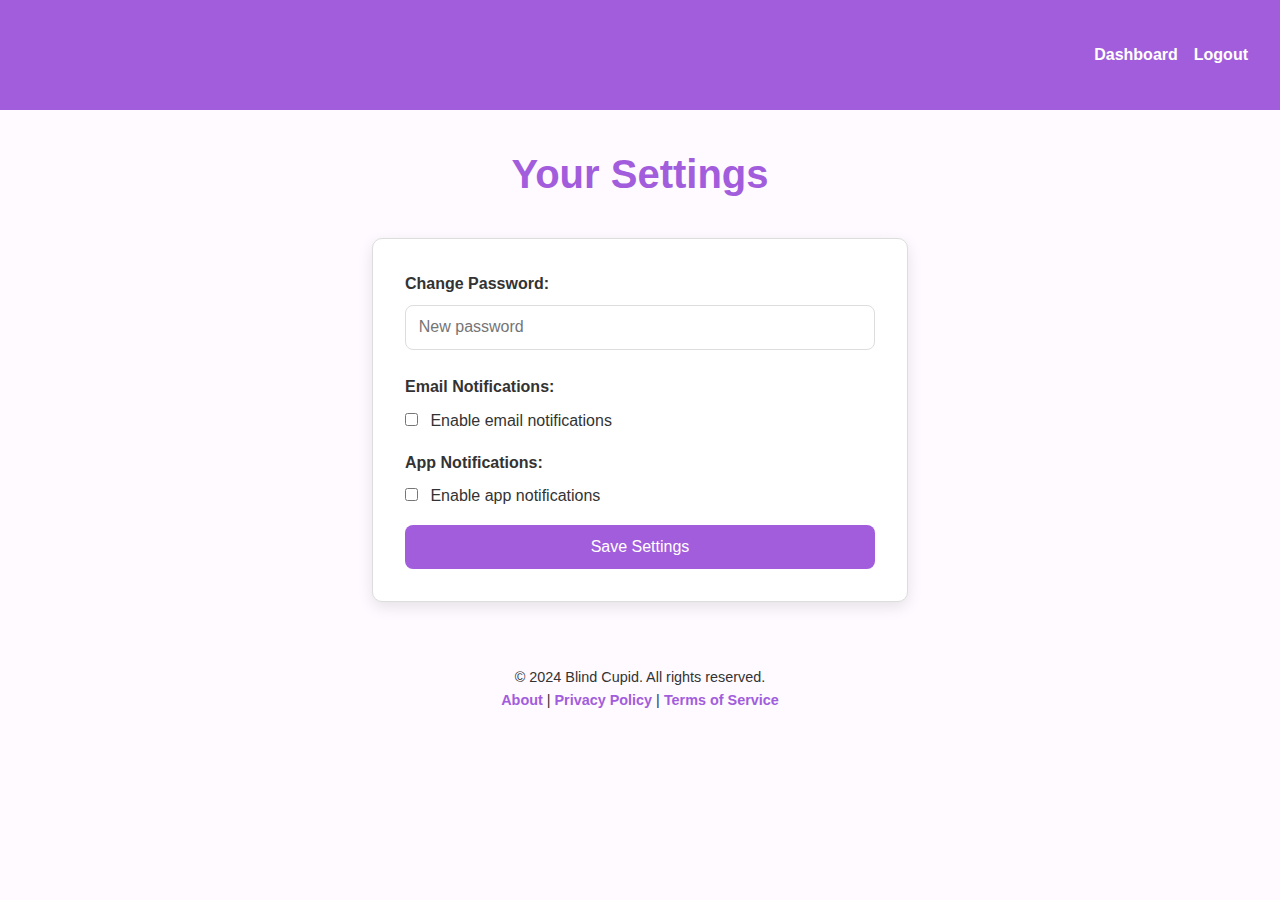
<file: settings.html>
<!DOCTYPE html>
<html lang="en">
<head>
    <meta charset="UTF-8">
    <meta name="viewport" content="width=device-width, initial-scale=1.0">
    <title>Settings - Blind Cupid</title>
    <link rel="stylesheet" href="css/setting.css">
    <link rel="icon" type="image/png" href="images/logo.png">

</head>
<body>

    <!-- Header -->
    <header>
        <div class="logo">
            <h1>Blind Cupid</h1>
        </div>
        <nav>
            <ul>
        
                <li><a href="dashboard.html" aria-label="Go to Dashboard">Dashboard</a></li>
                <li><a href="signup.html" aria-label="Sign Up">Logout</a></li>
            </ul>
        </nav>
    </header>

    <!-- Main Content -->
    <main>
        <h1>Your Settings</h1>
        <form>
            <label for="password">Change Password:</label>
            <input type="password" id="password" name="password" placeholder="New password">
            
            <label for="email">Email Notifications:</label>
            <input type="checkbox" id="email" name="email"> Enable email notifications
            
            <label for="notifications">App Notifications:</label>
            <input type="checkbox" id="notifications" name="notifications"> Enable app notifications
            
            <button type="submit">Save Settings</button>
        </form>
    </main>

    <!-- Footer -->
    <footer>
        <p>&copy; 2024 Blind Cupid. All rights reserved.</p>
        <p><a href="about.html">About</a> | <a href="privacyPolicy.html">Privacy Policy</a> | <a href="terms.html">Terms of Service</a></p>
    </footer>

</body>
</html>
</file>
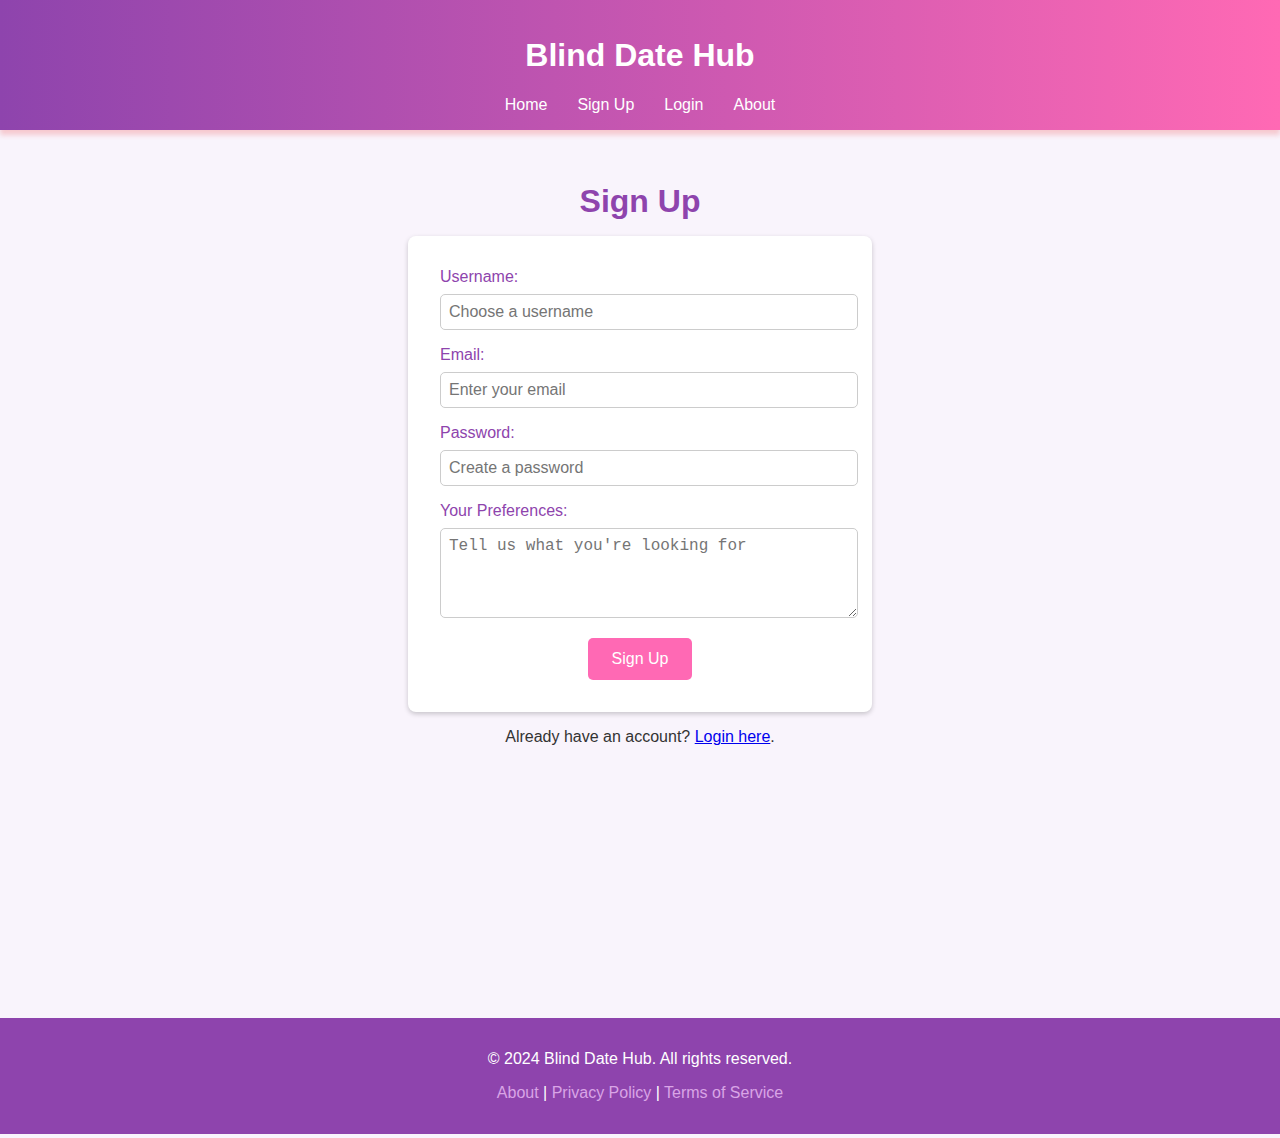
<file: signUp.html>
<!DOCTYPE html>
<html lang="en">
<head>
    <meta charset="UTF-8">
    <meta name="viewport" content="width=device-width, initial-scale=1.0">
    <title>Sign Up - Blind Date Hub</title>
    <link rel="stylesheet" href="css/signup.css">
</head>
<body>

    <!-- Header -->
    <header>
        <div class="logo">
            <h1>Blind Date Hub</h1>
        </div>
        <nav>
            <ul>
                <li><a href="index.html" aria-label="Go to Home">Home</a></li>
                <li><a href="signup.html" aria-label="Sign Up">Sign Up</a></li>
                <li><a href="login.html" aria-label="Login">Login</a></li>
                <li><a href="about.html" aria-label="Learn About Us">About</a></li>
            </ul>
        </nav>
    </header>

    <!-- Main Content -->
    <main>
        <h1>Sign Up</h1>
        <form action="#">
            <label for="username">Username:</label>
            <input type="text" id="username" name="username" placeholder="Choose a username" required>

            <label for="email">Email:</label>
            <input type="email" id="email" name="email" placeholder="Enter your email" required>

            <label for="password">Password:</label>
            <input type="password" id="password" name="password" placeholder="Create a password" required>

            <label for="preferences">Your Preferences:</label>
            <textarea id="preferences" name="preferences" rows="4" placeholder="Tell us what you're looking for"></textarea>

            <button type="submit">Sign Up</button>
        </form>
        <p>Already have an account? <a href="login.html">Login here</a>.</p>
    </main>

    <!-- Footer -->
    <footer>
        <p>&copy; 2024 Blind Date Hub. All rights reserved.</p>
        <p><a href="about.html">About</a> | <a href="privacyPolicy.html">Privacy Policy</a> | <a href="terms.html">Terms of Service</a></p>
    </footer>

</body>
</html>
</file>
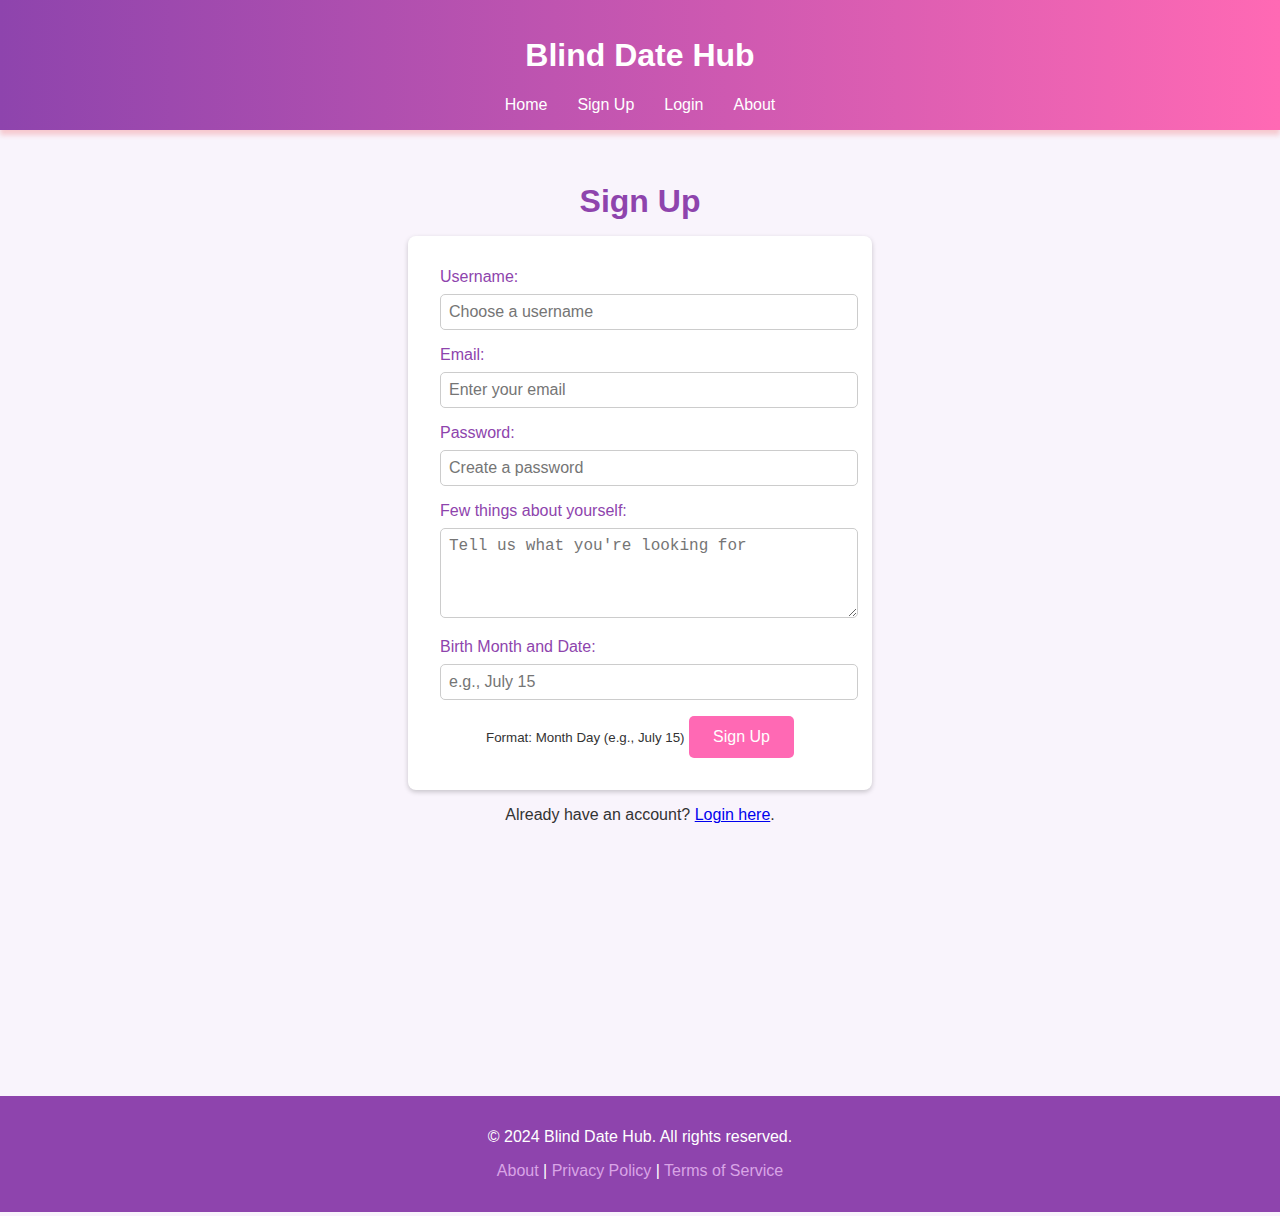
<file: signup.html>
<!DOCTYPE html>
<html lang="en">
<head>
    <meta charset="UTF-8">
    <meta name="viewport" content="width=device-width, initial-scale=1.0">
    <title>Sign Up - Blind Date Hub</title>
    <link rel="stylesheet" href="css/signup.css">
</head>
<body>

    <!-- Header -->
    <header>
        <div class="logo">
            <h1>Blind Date Hub</h1>
        </div>
        <nav>
            <ul>
                <li><a href="index.html" aria-label="Go to Home">Home</a></li>
                <li><a href="signup.html" aria-label="Sign Up">Sign Up</a></li>
                <li><a href="login.html" aria-label="Login">Login</a></li>
                <li><a href="about.html" aria-label="Learn About Us">About</a></li>
            </ul>
        </nav>
    </header>

    <!-- Main Content -->
    <main>
        <h1>Sign Up</h1>
        <form action="#">
            <label for="username">Username:</label>
            <input type="text" id="username" name="username" placeholder="Choose a username" required>

            <label for="email">Email:</label>
            <input type="email" id="email" name="email" placeholder="Enter your email" required>

            <label for="password">Password:</label>
            <input type="password" id="password" name="password" placeholder="Create a password" required>

            <label for="preferences">Few things about yourself:</label>
            <textarea id="preferences" name="preferences" rows="4" placeholder="Tell us what you're looking for"></textarea>

            <label for="birthdate">Birth Month and Date:</label>
            <input type="text" id="birthdate" name="birthdate" placeholder="e.g., July 15" pattern="^[a-zA-Z]+ \d{1,2}$" required>
            <small>Format: Month Day (e.g., July 15)</small>

            <button onclick="location.href='login.html'">Sign Up</button>
        </form>
        <p>Already have an account? <a href="login.html">Login here</a>.</p>
    </main>

    <!-- Footer -->
    <footer>
        <p>&copy; 2024 Blind Date Hub. All rights reserved.</p>
        <p><a href="about.html">About</a> | <a href="privacyPolicy.html">Privacy Policy</a> | <a href="terms.html">Terms of Service</a></p>
    </footer>

</body>
</html>
</file>
<file: css/style.css>
/* Define Theme Colors */
:root {
    --primary-color: #a25ddc; /* Purple */
    --secondary-color: #ff6ec7; /* Pink */
    --background-color: #fefaff;
    --text-color: #333;
    --white: #ffffff;
}
/* Responsive Design for Mobile */
@media (max-width: 768px) {
    /* General Layout */
    body {
        font-size: 14px;
    }

    header {
        flex-direction: column;
        text-align: center;
    }

    header nav ul {
        flex-direction: column;
        gap: 10px;
    }

    .hero {
        flex-direction: column;
        text-align: center;
        padding: 20px;
    }

    .hero-content {
        max-width: 100%;
    }

    .hero h1 {
        font-size: 32px;
    }

    .hero p {
        font-size: 16px;
    }

    .hero-image img {
        max-width: 80%;
        margin-top: 20px;
    }

    .cta-button {
        font-size: 16px;
        padding: 10px 15px;
    }

    .features {
        padding: 20px;
    }

    .feature-cards {
        flex-direction: column;
        gap: 15px;
    }

    .card {
        max-width: 100%;
        margin: 0 auto;
    }

    .testimonials {
        padding: 20px;
    }

    .testimonials h2 {
        font-size: 28px;
    }

    .testimonial p {
        font-size: 16px;
    }

    footer {
        font-size: 14px;
        padding: 15px; 
    }
}
/* Global Styles */
body {
    margin: 0;
    font-family: 'Arial', sans-serif;
    background-color: var(--background-color);
    color: var(--text-color);
    line-height: 1.6;
    display: flex;
    flex-direction: column;
    min-height: 100vh;
}
main {
    flex: 1;
}

a {
    text-decoration: none;
    color: var(--white);
}

ul {
    list-style: none;
    padding: 0;
    margin: 0;
}

/* Header */
header {
    display: flex;
    justify-content: space-between;
    align-items: center;
    padding: 20px;
    background-color: var(--primary-color);
    color: var(--white);
}



header nav ul {
    display: flex;
    gap: 15px;
}

header nav a {
    color: var(--white);
    font-weight: bold;
    transition: color 0.3s ease;
}

header nav a:hover {
    color: var(--secondary-color);
}

/* Hero Section */
.hero {
    display: flex;
    align-items: center;
    justify-content: space-between;
    padding: 40px;
    background: linear-gradient(135deg, var(--primary-color), var(--secondary-color));
    color: var(--white);
}

.hero-content {
    max-width: 50%;
}

.hero h1 {
    font-size: 48px;
    margin-bottom: 20px;
}

.hero p {
    font-size: 18px;
    margin-bottom: 20px;
}

.cta-button {
    display: inline-block;
    background-color: var(--secondary-color);
    color: var(--white);
    padding: 10px 20px;
    border-radius: 5px;
    font-size: 18px;
    font-weight: bold;
    transition: background-color 0.3s ease;
}

.cta-button:hover {
    background-color: var(--white);
    color: var(--secondary-color);
}

.hero-image img {
    max-width: 100%;
    border-radius: 10px;
}

/* Features Section */
.features {
    text-align: center;
    padding: 40px 20px;
}

.features h2 {
    font-size: 36px;
    margin-bottom: 20px;
}

.feature-cards {
    display: flex;
    justify-content: center;
    gap: 20px;
}

.card {
    background-color: var(--white);
    border: 1px solid var(--primary-color);
    border-radius: 10px;
    padding: 20px;
    max-width: 300px;
    box-shadow: 0 4px 6px rgba(0, 0, 0, 0.1);
    text-align: center;
}
.feature-cards div:hover{
    transform: scale(1.05);
}

.card img {
    max-width: 100%;
    margin-bottom: 15px;
}

.card h3 {
    font-size: 24px;
    margin-bottom: 10px;
}

.card p {
    font-size: 16px;
}

/* Testimonials Section */
.testimonials {
    background-color: var(--primary-color);
    color: var(--white);
    padding: 40px 20px;
    text-align: center;
}

.testimonials h2 {
    font-size: 36px;
    margin-bottom: 20px;
}

.testimonial {
    margin-bottom: 20px;
}

.testimonial p {
    font-size: 18px;
    font-style: italic;
}

.testimonial span {
    display: block;
    margin-top: 10px;
    font-weight: bold;
}

/* Footer */
footer {
    text-align: center;
    padding: 20px;
    background-color: var(--primary-color);
    color: var(--white);
}

footer a {
    color: var(--white);
    font-weight: bold;
    margin: 0 5px;
    transition: color 0.3s ease;
}

footer a:hover {
    color: var(--secondary-color);
}
</file>
<file: css/chat.css>
/* Responsive Chat Styles */

:root {
    --primary-color: #a25ddc;
    --secondary-color: #ff6ec7;
    --background-color: #fefaff;
    --text-color: #333;
    --white: #ffffff;
    --border-color: #ddd;
}

* {
    margin: 0;
    padding: 0;
    box-sizing: border-box;
}

body {
    font-family: 'Arial', sans-serif;
    color: var(--text-color);
    background-color: var(--background-color);
    display: flex;
    flex-direction: column;
    min-height: 100vh;
}

header {
    background: var(--primary-color);
    color: var(--white);
    padding: 1rem 2rem;
    display: flex;
    justify-content: space-between;
    align-items: center;
}

header .logo h1 {
    font-size: 1.5rem;
}

header nav ul {
    display: flex;
    gap: 1rem;
    list-style: none;
}

header nav ul li a {
    color: var(--white);
    text-decoration: none;
    font-weight: bold;
}

main {
    padding: 1rem;
    flex: 1;
    display: flex;
    flex-direction: column;
    align-items: center;
}

h1 {
    font-size: 1.8rem;
    color: var(--primary-color);
    text-align: center;
    margin-bottom: 1rem;
}

.chat-box {
    display: flex;
    flex-direction: column;
    max-width: 400px;
    width: 100%;
    height: 70vh;
    border: 1px solid var(--border-color);
    border-radius: 10px;
    padding: 1rem;
    background: var(--white);
    box-shadow: 0 5px 15px rgba(0, 0, 0, 0.1);
}

.messages {
    flex: 1;
    padding: 0.5rem;
    overflow-y: auto;
    margin-bottom: 0.5rem;
    border: 1px solid var(--border-color);
    border-radius: 10px;
    background: #f9f9f9;
    display: flex;
    flex-direction: column;
}

.message {
    padding: 0.7rem;
    border-radius: 8px;
    margin-bottom: 0.5rem;
    max-width: 75%;
    word-wrap: break-word;
}

.message.user {
    align-self: flex-end;
    background: var(--primary-color);
    color: var(--white);
}

.message.bot {
    align-self: flex-start;
    background: var(--secondary-color);
    color: var(--white);
}

.input-container {
    display: flex;
    gap: 0.5rem;
    align-items: center;
}

#messageInput {
    flex: 1;
    padding: 0.8rem;
    border: 1px solid var(--border-color);
    border-radius: 8px;
    font-size: 1rem;
}

#sendMessage {
    padding: 0.8rem 1rem;
    border: none;
    border-radius: 8px;
    background: var(--primary-color);
    color: var(--white);
    cursor: pointer;
    transition: background 0.3s;
}

#sendMessage:hover {
    background: var(--secondary-color);
}

footer {
    text-align: center;
    font-size: 0.9rem;
    color: var(--text-color);
    padding: 1rem;
}

footer a {
    color: var(--primary-color);
    text-decoration: none;
}

/* Responsive Design */
@media (max-width: 600px) {
    header nav ul {
        flex-direction: column;
        gap: 0.5rem;
    }

    .chat-box {
        max-width: 100%;
    }
}
.tags {
    display: flex;
    flex-wrap: wrap;
    gap: 10px;
    padding: 10px;
    margin: 20px 0;
    align-items: center;
    background-color: #f9f9f9;
    border-radius: 8px;
    box-shadow: 0 2px 4px rgba(0, 0, 0, 0.1);
}
.tag {
    background-color:  var(--primary-color);
    color: #fff;
    padding: 8px 12px;
    border-radius: 2px;
    font-size: 14px;
    font-weight: bold;
    white-space: nowrap;
    cursor: default;
}
.tag:hover {
    background-color:  var(--secondary-color);
}
</file>
<file: css/dash.css>
:root {
    --primary-color: #a25ddc; /* Purple */
    --secondary-color: #ff6ec7; /* Pink */
    --background-color: #fefaff;
    --text-color: #333;
    --white: #ffffff;
}

body {
    font-family: Arial, sans-serif;
    margin: 0;
    padding: 0;
    background-color: var(--background-color);
    color: var(--text-color);
}

header {
    background-color: var(--primary-color);
    color: var(--white);
    padding: 1rem 2rem;
    display: flex;
    justify-content: space-between;
    align-items: center;
}

header .logo h1 {
    margin: 0;
}

nav ul {
    list-style: none;
    margin: 0;
    padding: 0;
    display: flex;
}

nav ul li {
    margin-left: 1rem;
}

nav ul li a {
    color: var(--white);
    text-decoration: none;
    font-weight: bold;
}

nav ul li a:hover {
    color: var(--secondary-color);
}

main section a{
    text-decoration: none;
    font-weight: bold;
}

main {
    padding: 2rem;
    max-width: 1200px;
    margin: 0 auto;
}

main h1 {
    text-align: center;
    margin-bottom: 2rem;
}

h1, h2 {
    color: var(--primary-color);
}

.matches {
    display: grid;
    grid-template-columns: repeat(auto-fit, minmax(300px, 1fr));
    gap: 1rem;
    margin-bottom: 2rem;
}

.match-card {
    background-color: var(--white);
    border: 1px solid #ddd;
    border-radius: 8px;
    padding: 1rem;
    text-align: center;
    box-shadow: 0 2px 4px rgba(0, 0, 0, 0.1);
    transition: transform 0.2s;
}

.match-card:hover {
    transform: scale(1.05);
}

.match-card img {
    border-radius: 50%;
    width: 100px;
    height: 100px;
    margin-bottom: 1rem;
}

.cta-button {
    display: inline-block;
    padding: 0.75rem 1.5rem;
    background-color: var(--secondary-color);
    color: var(--white);
    border: none;
    border-radius: 8px;
    text-decoration: none;
    font-weight: bold;
    cursor: pointer;
    transition: background-color 0.3s;
}

.cta-button:hover {
    background-color: var(--primary-color);
}

footer {
    text-align: center;
    padding: 1rem;
    background-color: var(--primary-color);
    color: var(--white);
    position: relative;
}

.stats {
    display: flex;
    justify-content: space-around;
    margin-bottom: 2rem;
}

.stat-box {
    background-color: var(--white);
    border: 1px solid #ddd;
    border-radius: 8px;
    padding: 1rem;
    text-align: center;
    box-shadow: 0 2px 4px rgba(0, 0, 0, 0.1);
}

.stat-box h3 {
    margin: 0;
    font-size: 1.5rem;
    color: var(--secondary-color);
}

.stat-box p {
    margin: 0;
    font-size: 1rem;
}
</file>
<file: css/interest.css>
/* Root Theme Variables */
:root {
    --primary-color: #a25ddc; /* Purple */
    --secondary-color: #ff6ec7; /* Pink */
    --background-color: #fefaff; /* Light Background */
    --text-color: #333; /* Dark Text */
    --white: #ffffff;
    --border-color: #ddd;
    --shadow-color: rgba(0, 0, 0, 0.1);
    --slider-thumb-size: 20px;
}

/* General Reset */
* {
    margin: 0;
    padding: 0;
    box-sizing: border-box;
}

body {
    font-family: 'Arial', sans-serif;
    color: var(--text-color);
    background-color: var(--background-color);
    line-height: 1.6;
    display: flex;
    flex-direction: column;
    min-height: 100vh;
}

/* Header */
header {
    background: var(--primary-color);
    color: var(--white);
    padding: 1rem 2rem;
    display: flex;
    justify-content: space-between;
    align-items: center;
}

header .logo h1 {
    font-size: 1.8rem;
}

header nav ul {
    display: flex;
    gap: 1rem;
    list-style: none;
}

header nav ul li a {
    color: var(--white);
    text-decoration: none;
    font-weight: bold;
    transition: color 0.3s;
}

header nav ul li a:hover {
    color: var(--secondary-color);
}
/* Emoji Selection */
.emoji-selection {
    display: flex;
    flex-wrap: wrap;
    gap: 0.5rem;
}

.emoji-option {
    padding: 0.5rem 1rem;
    font-size: 1rem;
    border: 2px solid var(--border-color);
    border-radius: 8px;
    background: var(--white);
    color: var(--text-color);
    cursor: pointer;
    transition: background 0.3s, border-color 0.3s;
}

.emoji-option:hover {
    background: var(--primary-color);
    color: var(--white);
    border-color: var(--secondary-color);
}

.emoji-option.active {
    background: var(--primary-color);
    color: var(--white);
    border-color: var(--secondary-color);
}

/* Main Content */
main {
    padding: 2rem;
    max-width: 800px;
    margin: 0 auto;
    flex: 1;
}

h1 {
    font-size: 2.5rem;
    margin-bottom: 2rem;
    color: var(--primary-color);
    text-align: center;
}

h2 {
    font-size: 2rem;
    margin-top: 2rem;
    color: var(--secondary-color);
    text-align: center;
}

.description {
    font-size: 1rem;
    color: var(--text-color);
    text-align: center;
    margin-bottom: 1rem;
}

/* Form Styling */
form {
    background: var(--white);
    padding: 2rem;
    border-radius: 10px;
    box-shadow: 0 5px 15px var(--shadow-color);
    border: 1px solid var(--border-color);
    margin-bottom: 2rem;
}

form fieldset {
    border: none;
    margin: 0;
    padding: 0;
}

form legend {
    font-size: 1.5rem;
    margin-bottom: 1rem;
    color: var(--primary-color);
}

.question-group {
    margin-bottom: 1.5rem;
}

form label {
    display: block;
    font-weight: bold;
    color: var(--text-color);
    margin-bottom: 0.5rem;
}

/* Range Slider Styling */
input[type="range"] {
    -webkit-appearance: none;
    width: 100%;
    height: var(--slider-thumb-size);
    background: var(--border-color);
    border-radius: 10px;
    outline: none;
    transition: background 0.3s;
}

input[type="range"]::-webkit-slider-thumb {
    -webkit-appearance: none;
    appearance: none;
    width: var(--slider-thumb-size);
    height: var(--slider-thumb-size);
    border-radius: 4px;
    background: var(--primary-color);
    cursor: pointer;
    box-shadow: 0 2px 4px var(--shadow-color);
    transition: background 0.3s;
}

input[type="range"]:hover::-webkit-slider-thumb {
    background: var(--secondary-color);
}

input[type="range"]:active::-webkit-slider-thumb {
    background: var(--secondary-color);
    box-shadow: 0 4px 8px var(--shadow-color);
}

form p {
    padding: 0.8rem 1.5rem;
    border: none;
    border-radius: 8px;
    background: var(--primary-color);
    color: var(--white);
    font-size: 1rem;
    cursor: pointer;
    transition: background 0.3s;
    width: 100%;
}

form p:hover {
    background: var(--secondary-color);
}

/* Footer */
footer {
    margin-top: 2rem;
    text-align: center;
    font-size: 0.9rem;
    color: var(--text-color);
}

footer a {
    color: var(--primary-color);
    text-decoration: none;
    font-weight: bold;
    transition: color 0.3s;
}

footer a:hover {
    color: var(--secondary-color);
}
</file>
<file: css/login.css>
/* External CSS: style.css */

:root {
    --primary-color: #8e44ad; /* Deep purple */
    --secondary-color: #ff69b4; /* Hot pink */
    --background-color: #f9f4fc; /* Light lavender */
    --text-color: #333;
    --button-text-color: white;
    --button-hover-color: #d9a5e6;
}

body {
    font-family: 'Arial', sans-serif;
    margin: 0;
    padding: 0;
    background-color: var(--background-color);
    color: var(--text-color);
    display: flex;
    flex-direction: column;
    min-height: 100vh;
    
}

header {
    background: linear-gradient(90deg, var(--primary-color), var(--secondary-color));
    color: white;
    padding: 1rem;
    text-align: center;
    box-shadow: 0px 2px 5px rgba(0, 0, 0, 0.2);
}

header .logo h1 {
    
    font-size: 2rem;
}

nav ul {
    list-style-type: none;
    margin: 0;
    padding: 0;
    display: flex;
    justify-content: center;
}

nav ul li {
    margin: 0 15px;
}

nav ul li a {
    color: white;
    text-decoration: none;
    font-size: 1rem;
    transition: color 0.3s ease;
}

nav ul li a:hover {
    color: var(--button-hover-color);
}

main {
    padding: 2rem;
    text-align: center;
    flex: 1;
}

main h1 {
    color: var(--primary-color);
    margin-bottom: 1rem;
}

form {
    background: white;
    padding: 2rem;
    border-radius: 8px;
    box-shadow: 0 2px 5px rgba(0, 0, 0, 0.2);
    max-width: 400px;
    margin: 0 auto;
}

form label {
    display: block;
    text-align: left;
    margin-bottom: 0.5rem;
    color: var(--primary-color);
}

form input, form textarea {
    width: 100%;
    padding: 0.5rem;
    margin-bottom: 1rem;
    border: 1px solid #ccc;
    border-radius: 5px;
    font-size: 1rem;
}

form button {
    background: var(--secondary-color);
    color: var(--button-text-color);
    border: none;
    padding: 0.75rem 1.5rem;
    border-radius: 5px;
    font-size: 1rem;
    cursor: pointer;
    transition: background 0.3s ease;
}

form button:hover {
    background: var(--button-hover-color);
}

footer {
    background: var(--primary-color);
    color: white;
    padding: 1rem;
    text-align: center;
    margin-top: 17rem;
}

footer a {
    color: var(--button-hover-color);
    text-decoration: none;
    transition: color 0.3s ease;
}

footer a:hover {
    color: var(--secondary-color);
}
</file>
<file: css/privacy.css>
/* General Styles */
body {
    margin: 0;
    font-family: 'Arial', sans-serif;
    line-height: 1.6;
    background-color: #f8f9fa;
    color: #333;
}

header {
    background-color: #007bff;
    color: #fff;
    padding: 1rem 2rem;
    display: flex;
    align-items: center;
    justify-content: space-between;
    box-shadow: 0 2px 4px rgba(0, 0, 0, 0.1);
}

header h1 a {
    color: #fff;
    text-decoration: none;
    font-size: 1.5rem;
    font-weight: bold;
}

header nav ul {
    list-style: none;
    padding: 0;
    margin: 0;
    display: flex;
}

header nav ul li {
    margin: 0 1rem;
}

header nav ul li a {
    color: #fff;
    text-decoration: none;
    font-size: 1rem;
    transition: color 0.3s ease;
}

header nav ul li a:hover {
    color: #ffcc00;
}

main {
    max-width: 800px;
    margin: 2rem auto;
    padding: 2rem;
    background: #fff;
    border-radius: 8px;
    box-shadow: 0 4px 6px rgba(0, 0, 0, 0.1);
}

main h1 {
    color: #007bff;
    margin-bottom: 1.5rem;
    text-align: center;
    font-size: 2rem;
}

main h2 {
    color: #0056b3;
    margin-top: 2rem;
    font-size: 1.5rem;
}

main p {
    margin-bottom: 1rem;
    line-height: 1.8;
}

main ul {
    margin: 1rem 0;
    padding-left: 1.5rem;
}

main ul li {
    margin-bottom: 0.5rem;
}

main a {
    color: #007bff;
    text-decoration: none;
    font-weight: bold;
    transition: color 0.3s ease;
}

main a:hover {
    color: #0056b3;
    text-decoration: underline;
}

/* Footer */
footer {
    background-color: #343a40;
    color: #fff;
    text-align: center;
    padding: 1rem 0;
    margin-top: 2rem;
}

footer p {
    margin: 0.5rem 0;
}

footer a {
    color: #ffcc00;
    text-decoration: none;
    font-weight: bold;
    margin: 0 0.5rem;
    transition: color 0.3s ease;
}

footer a:hover {
    color: #fff;
}

/* Responsive Design */
@media (max-width: 768px) {
    header nav ul {
        flex-direction: column;
        text-align: center;
    }

    header nav ul li {
        margin: 0.5rem 0;
    }

    main {
        padding: 1.5rem;
    }

    main h1 {
        font-size: 1.8rem;
    }

    main h2 {
        font-size: 1.3rem;
    }
}
</file>
<file: css/profile.css>
/* style.css */

/* Root Theme Variables */
:root {
    --primary-color: #a25ddc; /* Purple */
    --secondary-color: #ff6ec7; /* Pink */
    --background-color: #fefaff; /* Light Background */
    --text-color: #333; /* Dark Text */
    --white: #ffffff;
    --border-color: #ddd;
}

/* General Reset */
* {
    margin: 0;
    padding: 0;
    box-sizing: border-box;
}

body {
    font-family: 'Arial', sans-serif;
    color: var(--text-color);
    background-color: var(--background-color);
    line-height: 1.6;
}

/* Header */
header {
    background: var(--primary-color);
    color: var(--white);
    padding: 1rem 2rem;
    display: flex;
    justify-content: space-between;
    align-items: center;
}

header .logo h1 {
    font-size: 1.8rem;
}

header nav ul {
    display: flex;
    gap: 1rem;
    list-style: none;
}

header nav ul li a {
    color: var(--white);
    text-decoration: none;
    font-weight: bold;
    transition: color 0.3s;
}

header nav ul li a:hover {
    color: var(--secondary-color);
}

/* Main Content */
main {
    padding: 2rem;
    max-width: 600px;
    margin: 0 auto;
}

h1 {
    font-size: 2.5rem;
    margin-bottom: 2rem;
    color: var(--primary-color);
    text-align: center;
}

/* Form Styling */
form {
    background: var(--white);
    padding: 2rem;
    border-radius: 10px;
    box-shadow: 0 5px 15px rgba(0, 0, 0, 0.1);
    border: 1px solid var(--border-color);
}

form label {
    display: block;
    margin-bottom: 0.5rem;
    font-weight: bold;
}

form input[type="text"],
form input[type="number"],
form textarea {
    margin-bottom: 1.5rem;
    width: 100%;
    padding: 0.8rem;
    border: 1px solid var(--border-color);
    border-radius: 8px;
    font-size: 1rem;
}

form input[type="text"]:disabled {
    background: #f5f5f5;
    cursor: not-allowed;
}

form textarea {
    height: 100px;
    resize: none;
}

form button {
    padding: 0.8rem 1.5rem;
    border: none;
    border-radius: 8px;
    background: var(--primary-color);
    color: var(--white);
    font-size: 1rem;
    cursor: pointer;
    transition: background 0.3s;
    width: 100%;
}

form button:hover {
    background: var(--secondary-color);
}

/* Footer */
footer {
    margin-top: 2rem;
    text-align: center;
    font-size: 0.9rem;
    color: var(--text-color);
}

footer a {
    color: var(--primary-color);
    text-decoration: none;
    font-weight: bold;
    transition: color 0.3s;
}

footer a:hover {
    color: var(--secondary-color);
}
</file>
<file: css/setting.css>
/* style.css */

/* Root Theme Variables */
:root {
    --primary-color: #a25ddc; /* Purple */
    --secondary-color: #ff6ec7; /* Pink */
    --background-color: #fefaff; /* Light Background */
    --text-color: #333; /* Dark Text */
    --white: #ffffff;
    --border-color: #ddd;
}

/* General Reset */
* {
    margin: 0;
    padding: 0;
    box-sizing: border-box;
}

body {
    font-family: 'Arial', sans-serif;
    color: var(--text-color);
    background-color: var(--background-color);
    line-height: 1.6;
}

/* Header */
header {
    background: var(--primary-color);
    color: var(--white);
    padding: 1rem 2rem;
    display: flex;
    justify-content: space-between;
    align-items: center;
}

header .logo h1 {
    font-size: 1.8rem;
}

header nav ul {
    display: flex;
    gap: 1rem;
    list-style: none;
}

header nav ul li a {
    color: var(--white);
    text-decoration: none;
    font-weight: bold;
    transition: color 0.3s;
}

header nav ul li a:hover {
    color: var(--secondary-color);
}

/* Main Content */
main {
    padding: 2rem;
    max-width: 600px;
    margin: 0 auto;
}

h1 {
    font-size: 2.5rem;
    margin-bottom: 2rem;
    color: var(--primary-color);
    text-align: center;
}

/* Form Styling */
form {
    background: var(--white);
    padding: 2rem;
    border-radius: 10px;
    box-shadow: 0 5px 15px rgba(0, 0, 0, 0.1);
    border: 1px solid var(--border-color);
}

form label {
    display: block;
    margin-bottom: 0.5rem;
    font-weight: bold;
}

form input[type="password"],
form input[type="checkbox"] {
    margin-bottom: 1.5rem;
    width: 100%;
    padding: 0.8rem;
    border: 1px solid var(--border-color);
    border-radius: 8px;
    font-size: 1rem;
}

form input[type="checkbox"] {
    width: auto;
    margin-right: 0.5rem;
}

form button {
    padding: 0.8rem 1.5rem;
    border: none;
    border-radius: 8px;
    background: var(--primary-color);
    color: var(--white);
    font-size: 1rem;
    cursor: pointer;
    transition: background 0.3s;
    width: 100%;
}

form button:hover {
    background: var(--secondary-color);
}

/* Footer */
footer {
    margin-top: 2rem;
    text-align: center;
    font-size: 0.9rem;
    color: var(--text-color);
}

footer a {
    color: var(--primary-color);
    text-decoration: none;
    font-weight: bold;
    transition: color 0.3s;
}

footer a:hover {
    color: var(--secondary-color);
}
</file>
<file: css/signup.css>
/* External CSS: style.css */

:root {
    --primary-color: #8e44ad; /* Deep purple */
    --secondary-color: #ff69b4; /* Hot pink */
    --background-color: #f9f4fc; /* Light lavender */
    --text-color: #333;
    --button-text-color: white;
    --button-hover-color: #d9a5e6;
}

body {
    font-family: 'Arial', sans-serif;
    margin: 0;
    padding: 0;
    background-color: var(--background-color);
    color: var(--text-color);
    display: flex;
    flex-direction: column;
    min-height: 100vh;
}

header {
    background: linear-gradient(to right, var(--primary-color), var(--secondary-color));
    color: white;
    padding: 1rem;
    text-align: center;
    box-shadow: 0px 5px 5px rgba(235, 30, 30, 0.2);
}

header .logo h1 {
    margin: 20;
    font-size: 2rem;
}

nav ul {
    list-style-type: none;
    margin: 0;
    padding: 0;
    display: flex;
    justify-content: center;
}

nav ul li {
    margin: 0 15px;
}

nav ul li a {
    color: white;
    text-decoration: none;
    font-size: 1rem;
    transition: color 0.3s ease;
}

nav ul li a:hover {
    color: var(--button-hover-color);
}

main {
    padding: 2rem;
    text-align: center;
    flex: 1;
}

main h1 {
    color: var(--primary-color);
    margin-bottom: 1rem;
}

form {
    background: white;
    padding: 2rem;
    border-radius: 8px;
    box-shadow: 0 2px 5px rgba(0, 0, 0, 0.2);
    max-width: 400px;
    margin: 0 auto;
}

form label {
    display: block;
    text-align: left;
    margin-bottom: 0.5rem;
    color: var(--primary-color);
}

form input, form textarea {
    width: 100%;
    padding: 0.5rem;
    margin-bottom: 1rem;
    border: 1px solid #ccc;
    border-radius: 5px;
    font-size: 1rem;
}

form button {
    background: var(--secondary-color);
    color: var(--button-text-color);
    border: none;
    padding: 0.75rem 1.5rem;
    border-radius: 5px;
    font-size: 1rem;
    cursor: pointer;
    transition: background 0.3s ease;
}

form button:hover {
    background: var(--button-hover-color);
}

footer {
    background: var(--primary-color);
    color: white;
    padding: 1rem;
    text-align: center;
    margin-top: 14rem;
}

footer a {
    color: var(--button-hover-color);
    text-decoration: none;
    transition: color 0.3s ease;
}

footer a:hover {
    color: var(--secondary-color);
}
</file>
<file: css/about.css>
/* Responsive Design */
/* General Reset */
* {
    margin: 0;
    padding: 0;
    box-sizing: border-box;
}

:root {
    --primary-color: #a25ddc; /* Purple */
    --secondary-color: #ff6ec7; /* Pink */
    --background-color: #fefaff;
    --text-color: #333;
    --white: #ffffff;
}

body {
    font-family: 'Arial', sans-serif;
    background-color: var(--background-color);
    color: var(--text-color);
    line-height: 1.6;
    display: flex;
    flex-direction: column;
    min-height: 100vh;
}
main {
    flex: 1;
}
/* Header */
header {
    display: flex;
    justify-content: space-between;
    align-items: center;
    background-color: var(--primary-color);
    padding: 1rem 2rem;
    box-shadow: 0 4px 6px rgba(0, 0, 0, 0.1);
}

header .logo h1 a {
    text-decoration: none;
    color: var(--white);
    font-size: 1.8rem;
    font-weight: bold;
}

header nav ul {
    list-style: none;
    display: flex;
    gap: 1.5rem;
}

header nav ul li a {
    text-decoration: none;
    color: var(--white);
    font-weight: 500;
    transition: color 0.3s ease;
}

header nav ul li a:hover {
    color: var(--secondary-color);
}

/* Hero Section */
.about-hero {
    display: flex;
    align-items: center;
    justify-content: space-between;
    padding: 4rem 2rem;
    background: linear-gradient(135deg, var(--primary-color), var(--secondary-color));
    color: var(--white);
}

.about-hero .about-content {
    padding-right: 2rem;
}

.about-hero .about-content h1 {
    font-size: 3rem;
    margin-bottom: 1rem;
}

.about-hero .about-content p {
    font-size: 1.2rem;
}

.about-hero .about-image img {
    max-width: 100%;
    border-radius: 10px;
    box-shadow: 0 8px 15px rgba(0, 0, 0, 0.2);
}

/* Mission Section */
.mission {
    padding: 3rem 2rem;
    text-align: center;
    background-color: var(--background-color);
}

.mission h2 {
    font-size: 2.5rem;
    color: var(--primary-color);
    margin-bottom: 1rem;
}

.mission p {
    font-size: 1.2rem;
    max-width: 700px;
    margin: 0 auto; /*used to center the paragraph*/
    color: var(--text-color);
}

/* How It Works Section */
.how-it-works {
    padding: 4rem 2rem;
    background-color: var(--white);
    border-top: 5px solid var(--secondary-color);
    border-bottom: 5px solid var(--primary-color);
}

.how-it-works h2 {
    text-align: center;
    font-size: 2.5rem;
    color: var(--primary-color);
    margin-bottom: 2rem;
}

.steps {
    display: flex;
    justify-content: space-around;
    gap: 2rem;
    flex-wrap: wrap;
}

.step {
    text-align: center;
    max-width: 300px;
    background-color: var(--background-color);
    padding: 1.5rem;
    border-radius: 10px;
    transition: transform 0.3s ease;
    box-shadow: 0 8px 15px rgba(0, 0, 0, 0.1);
}

.step:hover {
    transform: scale(1.05);
}

.step img {
    width: 80px;
    margin-bottom: 1rem;
}

.step h3 {
    color: var(--primary-color);
    margin-bottom: 0.5rem;
}

.step p {
    color: var(--text-color);
}

/* Testimonials Section */
.testimonials {
    padding: 4rem 2rem;
    background-color: var(--secondary-color);
    color: var(--white);
    text-align: center;
}

.testimonials h2 {
    font-size: 2.5rem;
    margin-bottom: 2rem;
}

.testimonial {
    max-width: 600px;
    margin: 1rem auto;
    background-color: var(--white);
    padding: 1.5rem;
    border-radius: 10px;
    color: var(--text-color);
    box-shadow: 0 8px 15px rgba(0, 0, 0, 0.2);
    position: relative;
    transition: transform 0.3s ease;
}

.testimonial:hover {
    transform: translateY(-5px);
}

.testimonial span {
    display: block;
    margin-top: 1rem;
    color: var(--primary-color);
    font-weight: bold;
}

/* Footer */
footer {
    text-align: center;
    padding: 2rem 1rem;
    background-color: var(--primary-color);
    color: var(--white);
    font-size: 0.9rem;
}

footer a {
    text-decoration: none;
    color: var(--secondary-color);
    margin: 0 0.5rem;
    transition: color 0.3s ease;
}

footer a:hover {
    color: var(--white);
}






@media (max-width: 768px) {
    /* Adjust Header */
    header {
        flex-direction: column;
        align-items: flex-start;
        padding: 1rem;
    }
    
    header nav ul {
        flex-direction: column;
        gap: 1rem;
    }

    /* Hero Section */
    .about-hero {
        flex-direction: column;
        text-align: center;
        padding: 2rem 1rem;
    }

    .about-hero .about-content {
        padding-right: 0;
        margin-bottom: 2rem;
    }

    .about-hero .about-content h1 {
        font-size: 2.5rem;
    }

    .about-hero .about-content p {
        font-size: 1rem;
    }

    .about-hero .about-image img {
        max-width: 80%;
        margin: 0 auto;
    }

    /* Steps Section */
    .steps {
        flex-direction: column;
        gap: 1.5rem;
    }

    .step {
        max-width: 90%;
        margin: 0 auto;
    }

    /* Testimonials Section */
    .testimonials h2 {
        font-size: 2rem;
    }

    .testimonial {
        max-width: 90%;
    }
}

@media (max-width: 480px) {
    /* Further adjustments for smaller phones */
    header {
        padding: 0.5rem;
    }

    header .logo h1 a {
        font-size: 1.5rem;
    }

    .about-hero .about-content h1 {
        font-size: 2rem;
    }

    .about-hero .about-content p {
        font-size: 0.9rem;
    }

    footer {
        font-size: 0.8rem;
    }
}
</file>
<file: css/chatlist.css>
/* Root Variables and Reset */
:root {
    --primary-color: #a25ddc;
    --secondary-color: #ff6ec7;
    --background-color: #fefaff;
    --text-color: #333;
    --white: #ffffff;
    --border-color: #ddd;
}

* {
    margin: 0;
    padding: 0;
    box-sizing: border-box;
}

body {
    font-family: 'Arial', sans-serif;
    color: var(--text-color);
    background-color: var(--background-color);
    display: flex;
    flex-direction: column;
    min-height: 100vh;
}

header {
    background: var(--primary-color);
    color: var(--white);
    padding: 1rem 2rem;
    display: flex;
    justify-content: space-between;
    align-items: center;
}

header .logo h1 {
    font-size: 1.5rem;
}

header nav ul {
    display: flex;
    gap: 1rem;
    list-style: none;
}

header nav ul li a {
    color: var(--white);
    text-decoration: none;
    font-weight: bold;
}

main {
    padding: 1rem;
    flex: 1;
    display: flex;
    flex-direction: column;
    align-items: center;
}

h1 {
    font-size: 1.8rem;
    color: var(--primary-color);
    text-align: center;
    margin-bottom: 1rem;
}

.chat-list {
    width: 100%;
    max-width: 600px;
    background: var(--white);
    border-radius: 10px;
    box-shadow: 0 5px 15px rgba(0, 0, 0, 0.1);
    overflow: hidden;
}

.chat-item {
    display: flex;
    align-items: center;
    padding: 1rem;
    border-bottom: 1px solid var(--border-color);
    transition: background 0.3s;
    cursor: pointer;
}

.chat-item:hover {
    background: var(--primary-color);
    color: var(--white);
}

.chat-item .avatar {
    margin-right: 1rem;
}

.chat-item .avatar img {
    width: 50px;
    height: 50px;
    border-radius: 50%;
    object-fit: cover;
}

.chat-item .chat-details h3 {
    font-size: 1rem;
    margin-bottom: 0.3rem;
}

.chat-item .chat-details p {
    font-size: 0.9rem;
    color: var(--text-color);
}

.chat-item .chat-time {
    margin-left: auto;
    font-size: 0.8rem;
    color: var(--text-color);
}

footer {
    text-align: center;
    font-size: 0.9rem;
    color: var(--text-color);
    padding: 1rem;
}

footer a {
    color: var(--primary-color);
    text-decoration: none;
}

/* Responsive Design */
@media (max-width: 600px) {
    header nav ul {
        flex-direction: column;
        gap: 0.5rem;
    }

    .chat-list {
        max-width: 100%;
    }
}
</file>
<file: css/match.css>
/* General Reset */
* {
    margin: 0;
    padding: 0;
    box-sizing: border-box;
    font-family: Arial, sans-serif;
}

body {
    background-color: #fdf4ff;
    color: #333;
    line-height: 1.6;
    padding: 0 20px;
}

header {
    background-color: #9b59b6;
    color: white;
    padding: 10px 20px;
    display: flex;
    justify-content: space-between;
    align-items: center;
    border-radius: 8px;
}

header .logo h1 {
    font-size: 1.8rem;
}

header nav ul {
    display: flex;
    list-style: none;
    gap: 15px;
}

header nav ul li a {
    color: white;
    text-decoration: none;
    font-size: 1rem;
    padding: 5px 10px;
    border-radius: 5px;
    transition: background-color 0.3s;
}

header nav ul li a:hover {
    background-color: #8e44ad;
}

main {
    display: grid;
    grid-template-columns: 1fr 2fr 1fr;
    gap: 20px;
    margin: 20px 0;
}

.filter {
    background-color: #ffffff;
    padding: 15px;
    border-radius: 8px;
    box-shadow: 0 4px 6px rgba(0, 0, 0, 0.1);
    font-size: 0.9rem;
    max-width: 250px;
}

.filter h2 {
    font-size: 1.2rem;
    color: #9b59b6;
    margin-bottom: 10px;
}

.filter label {
    display: block;
    margin: 10px 0 5px;
    font-weight: bold;
}

.filter input {
    width: 100%;
    padding: 8px;
    border: 1px solid #ccc;
    border-radius: 5px;
    margin-bottom: 10px;
}

.filter button {
    background-color: #9b59b6;
    color: white;
    padding: 8px 15px;
    border: none;
    border-radius: 5px;
    cursor: pointer;
    transition: background-color 0.3s;
}

.filter button:hover {
    background-color: #8e44ad;
}

.matches {
    background-color: #ffffff;
    padding: 15px;
    border-radius: 8px;
    box-shadow: 0 4px 6px rgba(0, 0, 0, 0.1);
}

.matches h2 {
    font-size: 1.5rem;
    color: #9b59b6;
    margin-bottom: 15px;
}

.match-list {
    list-style: none;
    padding: 0;
}

.match-list li {
    display: flex;
    justify-content: space-between;
    align-items: center;
    padding: 10px;
    border-bottom: 1px solid #ddd;
}

.match-list li:last-child {
    border-bottom: none;
}

.match-list button {
    background-color: #9b59b6;
    color: white;
    padding: 5px 10px;
    border: none;
    border-radius: 5px;
    cursor: pointer;
    transition: background-color 0.3s;
}

.match-list button:hover {
    background-color: #8e44ad;
}

.notifications {
    background-color: #ffffff;
    padding: 15px;
    border-radius: 8px;
    box-shadow: 0 4px 6px rgba(0, 0, 0, 0.1);
}

.notifications h2 {
    font-size: 1.5rem;
    color: #9b59b6;
    margin-bottom: 15px;
}

.pending-list {
    list-style: none;
    padding: 0;
}

.pending-list li {
    display: flex;
    justify-content: space-between;
    align-items: center;
    padding: 10px;
    border-bottom: 1px solid #ddd;
}

.pending-list li:last-child {
    border-bottom: none;
}

.pending-list button {
    background-color: #9b59b6;
    color: white;
    padding: 5px 10px;
    border: none;
    border-radius: 5px;
    cursor: pointer;
    transition: background-color 0.3s;
    margin-left: 5px;
}

.pending-list button:hover {
    background-color: #8e44ad;
}

footer {
    background-color: #9b59b6;
    color: white;
    text-align: center;
    padding: 10px 0;
    border-radius: 8px;
    margin-top: 20px;
}

footer p {
    margin: 5px 0;
}

footer a {
    color: white;
    text-decoration: underline;
}

/* Responsive Design */
@media (max-width: 768px) {
    /* Adjust Header */
    header {
        flex-direction: column;
        align-items: flex-start;
        text-align: center;
        padding: 10px;
    }

    header .logo h1 {
        font-size: 1.5rem;
        margin-bottom: 10px;
    }

    header nav ul {
        flex-direction: column;
        gap: 10px;
    }

    /* Adjust Main Grid Layout */
    main {
        grid-template-columns: 1fr;
    }

    .filter, .matches, .notifications {
        max-width: 100%;
        margin: 0 auto 20px;
    }

    .filter h2, .matches h2, .notifications h2 {
        font-size: 1.2rem;
    }
}

@media (max-width: 480px) {
    /* Further adjustments for smaller phones */
    body {
        padding: 0 10px;
    }

    header .logo h1 {
        font-size: 1.2rem;
    }

    header nav ul li a {
        font-size: 0.9rem;
        padding: 5px;
    }

    .filter h2, .matches h2, .notifications h2 {
        font-size: 1rem;
    }

    footer p {
        font-size: 0.8rem;
    }

    .match-list li, .pending-list li {
        flex-direction: column;
        align-items: flex-start;
    }

    .match-list button, .pending-list button {
        margin: 10px 0 0;
    }
}
</file>
